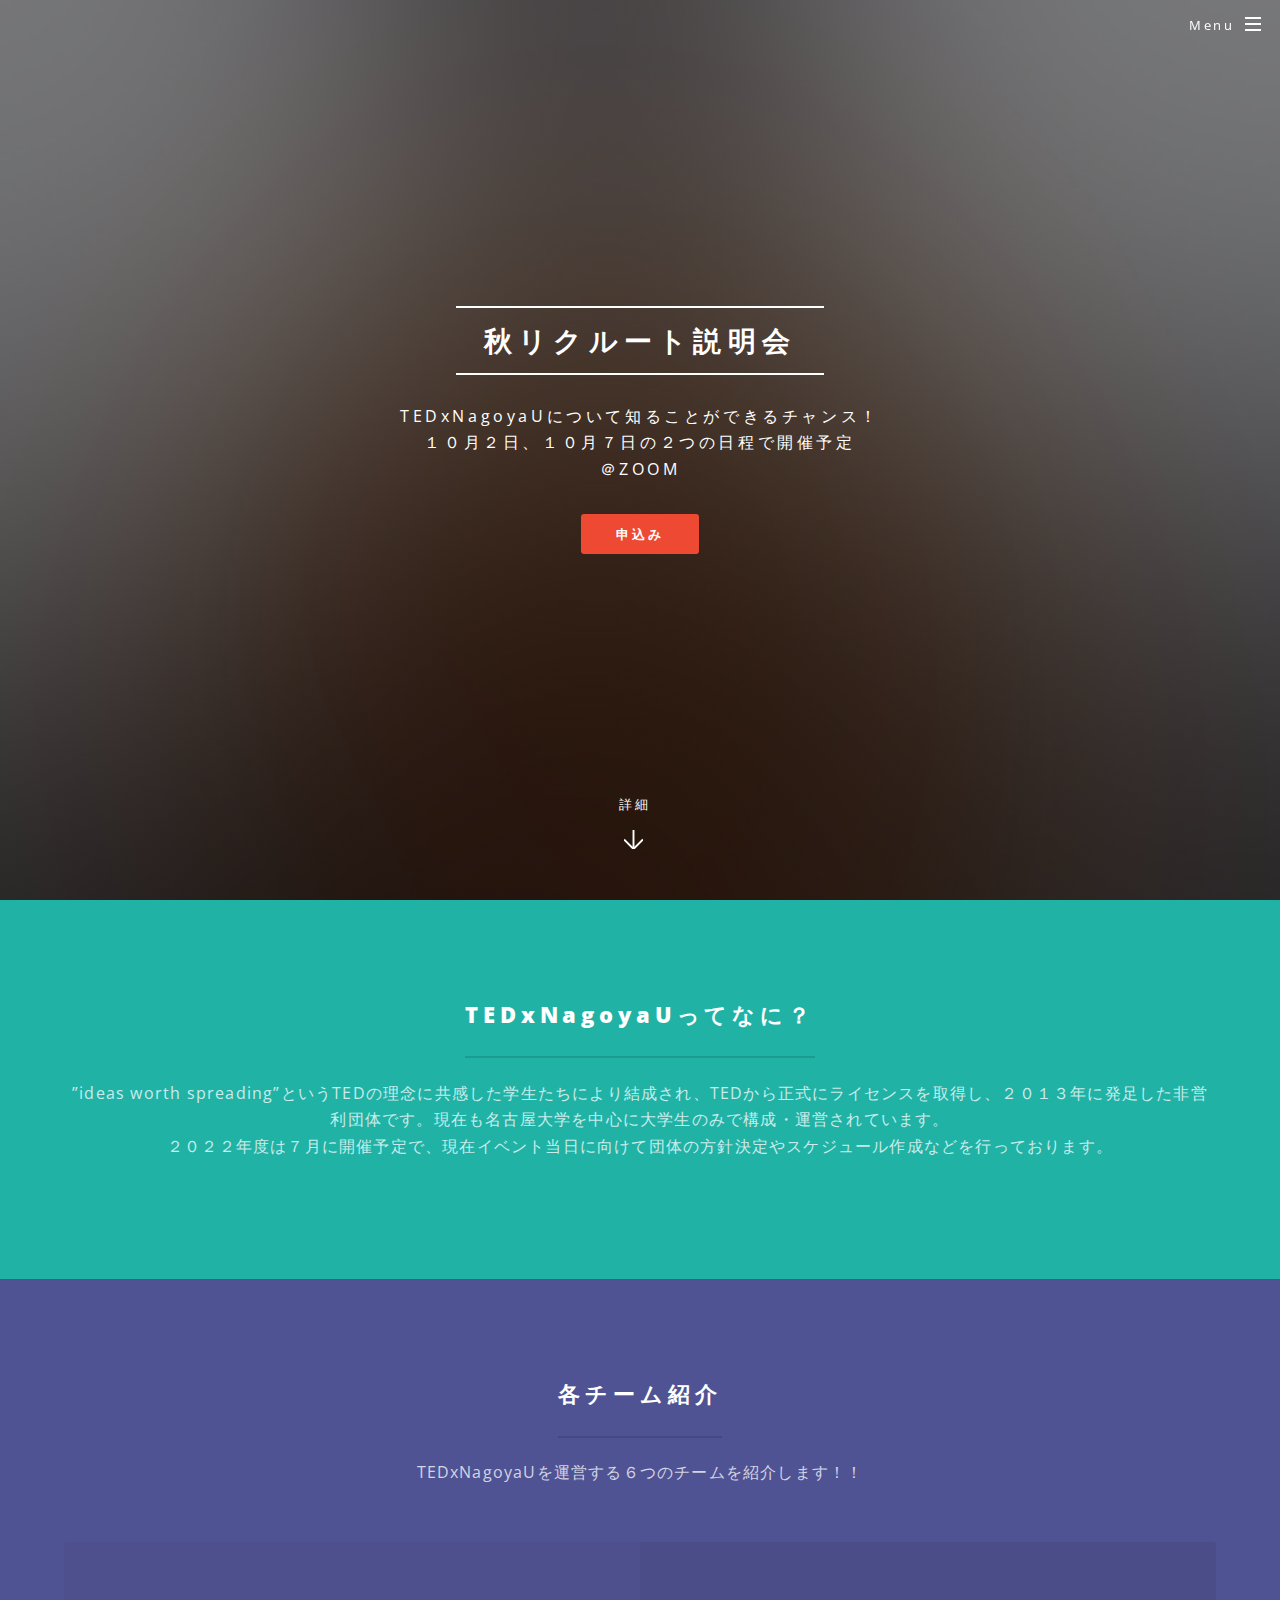
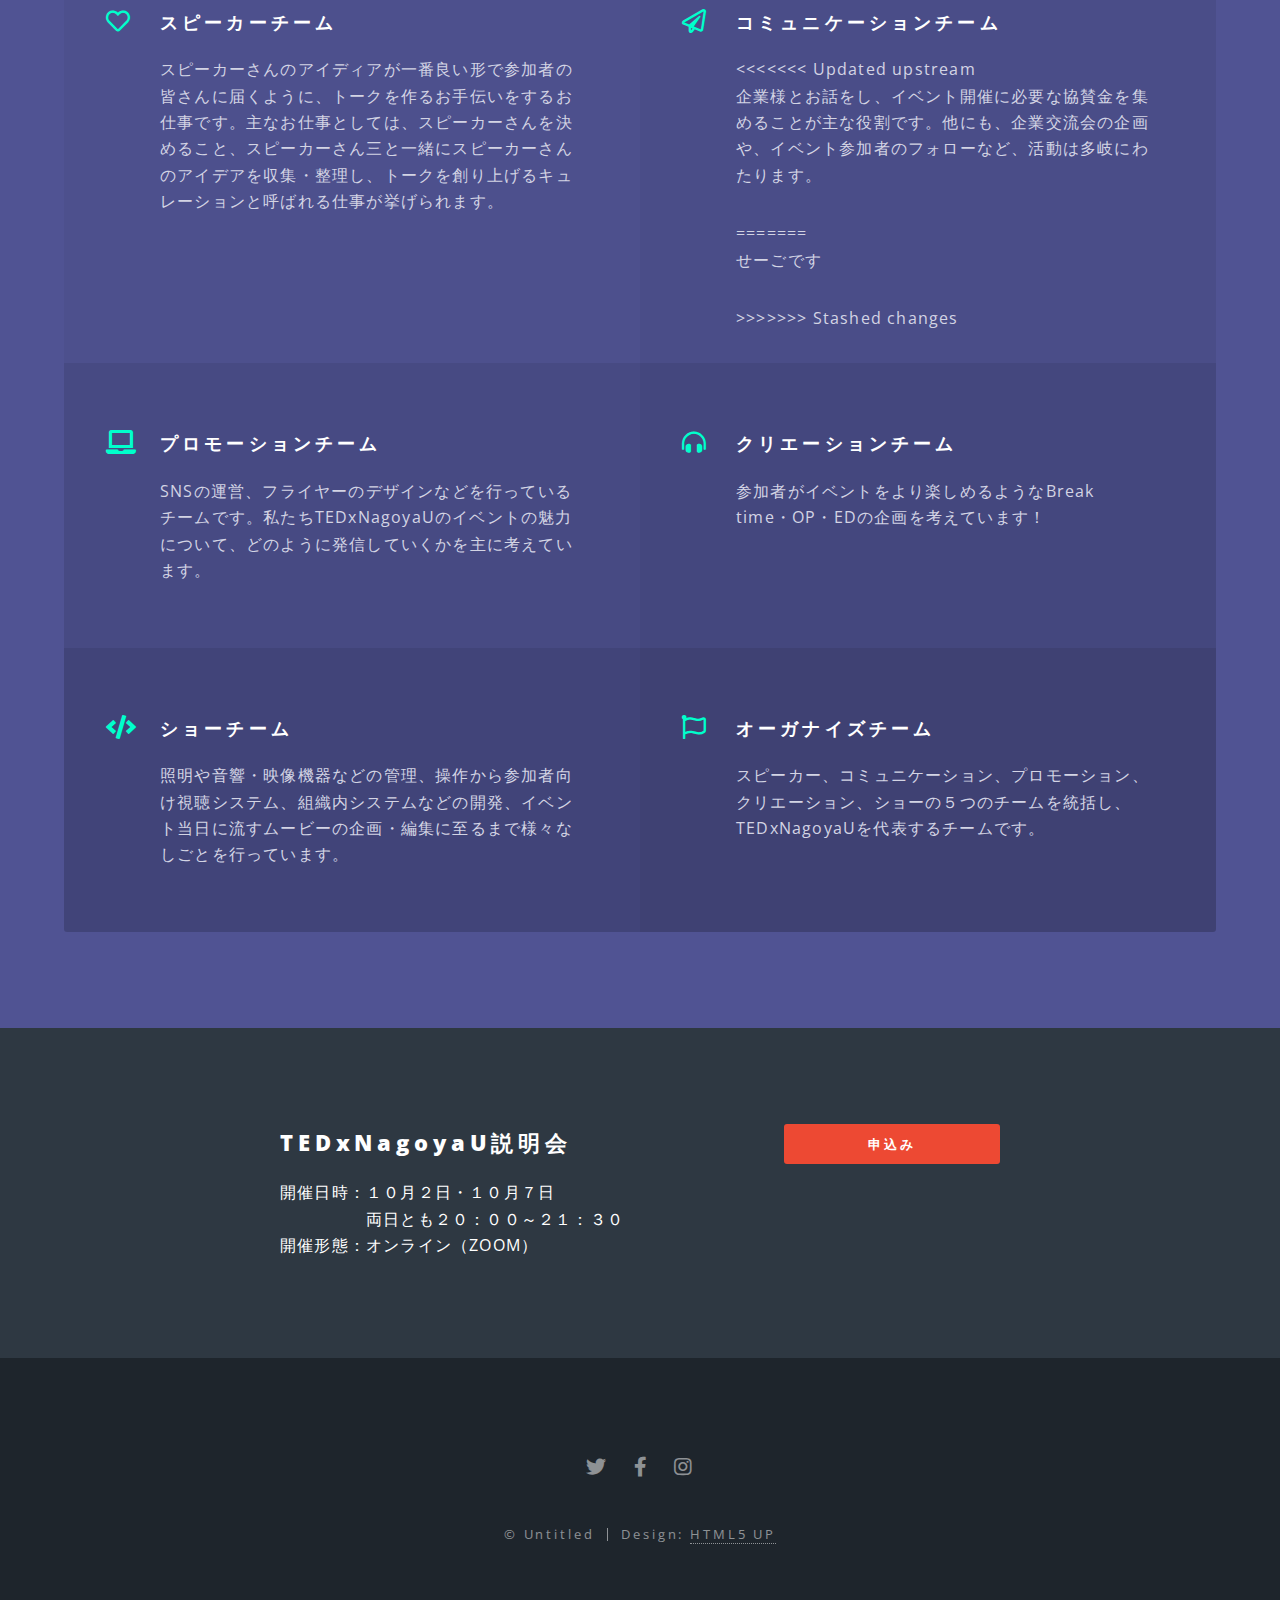
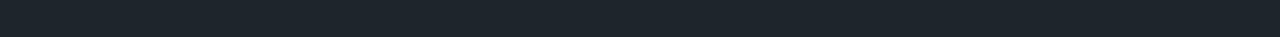
<file: index.html>
<!DOCTYPE HTML>
<!--
	Spectral by HTML5 UP
	html5up.net | @ajlkn
	Free for personal and commercial use under the CCA 3.0 license (html5up.net/license)
-->
<!-- ようこそ、TEDxNagoyaUへ！　ショーチームでは、こんなところを覗いてるアナタを募集しています！　ぜひ説明会にご参加ください。もし日程が合わないのなら、個別に対応しますので、ツイッターにDMしてください。-->
<html>
	<head>
		
		<meta charset="utf-8" />
		<meta name="viewport" content="width=device-width, initial-scale=1, user-scalable=no" />
		<link rel="stylesheet" href="assets/css/main.css" />
		<noscript><link rel="stylesheet" href="assets/css/noscript.css" /></noscript>
	</head>
	<body class="landing is-preload">

		<!-- Page Wrapper -->
			<div id="page-wrapper">

				<!-- Header -->
					<header id="header" class="alt">
						<h1><a href="index.html">TEDxNU 秋リクルート特設サイト</a></h1>
						<nav id="nav">
							<ul>
								<li class="special">
									<a href="#menu" class="menuToggle"><span>Menu</span></a>
									<div id="menu">
										<ul>
											<li><a href="index.html">Home</a></li>
										 <li><a href="faq.html">FAQ</a></li>
											<li><a href="event.html">年間スケジュール</a></li>
										</ul>
									</div>
								</li>
							</ul>
						</nav>
					</header>

				<!-- Banner -->
					<section id="banner">
						<div class="inner">
							<h2>秋リクルート説明会</h2>
							<p>TEDxNagoyaUについて知ることができるチャンス！<br />
							１０月２日、１０月７日の２つの日程で開催予定<br />
							＠ZOOM </p>
							<ul class="actions special">
								<li><a href="https://forms.gle/3D3uf2KD5EFtT2DcA" class="button primary">申込み</a></li>
							</ul>
						</div>
						<a href="#one" class="more scrolly">詳細</a>
					</section>

				<!-- One -->
					<section id="one" class="wrapper style1 special">
						<div class="inner">
							<header class="major">
								<h2>TEDxNagoyaUってなに？</h2>
								<p>”ideas worth spreading”というTEDの理念に共感した学生たちにより結成され、TEDから正式にライセンスを取得し、２０１３年に発足した非営利団体です。現在も名古屋大学を中心に大学生のみで構成・運営されています。<br/>２０２２年度は７月に開催予定で、現在イベント当日に向けて団体の方針決定やスケジュール作成などを行っております。
							</header>
						</div>
					</section>

				<!-- Three -->
					<section id="three" class="wrapper style3 special">
						<div class="inner">
							<header class="major">
								<h2>各チーム紹介</h2>
								<p>TEDxNagoyaUを運営する６つのチームを紹介します！！</p>
							</header>
							<ul class="features">
								<li class="icon fa-heart">
									<h3>スピーカーチーム</h3>
									<p>スピーカーさんのアイディアが一番良い形で参加者の皆さんに届くように、トークを作るお手伝いをするお仕事です。主なお仕事としては、スピーカーさんを決めること、スピーカーさん三と一緒にスピーカーさんのアイデアを収集・整理し、トークを創り上げるキュレーションと呼ばれる仕事が挙げられます。</p>
								</li>
								<li class="icon fa-paper-plane">
									<h3>コミュニケーションチーム</h3>
<<<<<<< Updated upstream
									<p>企業様とお話をし、イベント開催に必要な協賛金を集めることが主な役割です。他にも、企業交流会の企画や、イベント参加者のフォローなど、活動は多岐にわたります。</p>
=======
									<p>せーごです</p>
>>>>>>> Stashed changes
								</li>
								<li class="icon solid fa-laptop">
									<h3>プロモーションチーム</h3>
									<p>SNSの運営、フライヤーのデザインなどを行っているチームです。私たちTEDxNagoyaUのイベントの魅力について、どのように発信していくかを主に考えています。</p>
								</li>
								<li class="icon solid fa-headphones-alt">
									<h3>クリエーションチーム</h3>
									<p>参加者がイベントをより楽しめるようなBreak time・OP・EDの企画を考えています！</p>
								</li>
								<li class="icon solid fa-code">
									<h3>ショーチーム</h3>
									<p>照明や音響・映像機器などの管理、操作から参加者向け視聴システム、組織内システムなどの開発、イベント当日に流すムービーの企画・編集に至るまで様々なしごとを行っています。</p>
								</li>
								<li class="icon fa-flag">
									<h3>オーガナイズチーム</h3>
									<p>スピーカー、コミュニケーション、プロモーション、クリエーション、ショーの５つのチームを統括し、TEDxNagoyaUを代表するチームです。</p>
								</li>
							</ul>
						</div>
					</section>
				<!-- CTA -->
					<section id="cta" class="wrapper style4">
						<div class="inner">
							<header>
								<h2>TEDxNagoyaU説明会</h2>
								<p>開催日時：１０月２日・１０月７日<br/>　　　　　両日とも２０：００～２１：３０<br/>開催形態：オンライン（ZOOM）</p>
							</header>
							<ul class="actions stacked">
								<li><a href="https://forms.gle/3D3uf2KD5EFtT2DcA" class="button fit primary">申込み</a></li>
							
							</ul>
						</div>
					</section>

				<!-- Footer -->
					<footer id="footer">
						<ul class="icons">
							<li><a href="https://twitter.com/TEDxNagoyaU" class="icon brands fa-twitter"><span class="label">Twitter</span></a></li>
							<li><a href="https://facebook.com/tedxnagoyau" class="icon brands fa-facebook-f"><span class="label">Facebook</span></a></li>
							<li><a href="https://instagram.com/tedxnagoyau" class="icon brands fa-instagram"><span class="label">Instagram</span></a></li>
						</ul>
						<ul class="copyright">
							<li>&copy; Untitled</li><li>Design: <a href="http://html5up.net">HTML5 UP</a></li>
						</ul>
					</footer>

			</div>

		<!-- Scripts -->
			<script src="assets/js/jquery.min.js"></script>
			<script src="assets/js/jquery.scrollex.min.js"></script>
			<script src="assets/js/jquery.scrolly.min.js"></script>
			<script src="assets/js/browser.min.js"></script>
			<script src="assets/js/breakpoints.min.js"></script>
			<script src="assets/js/util.js"></script>
			<script src="assets/js/main.js"></script>

	</body>
</html>
</file>
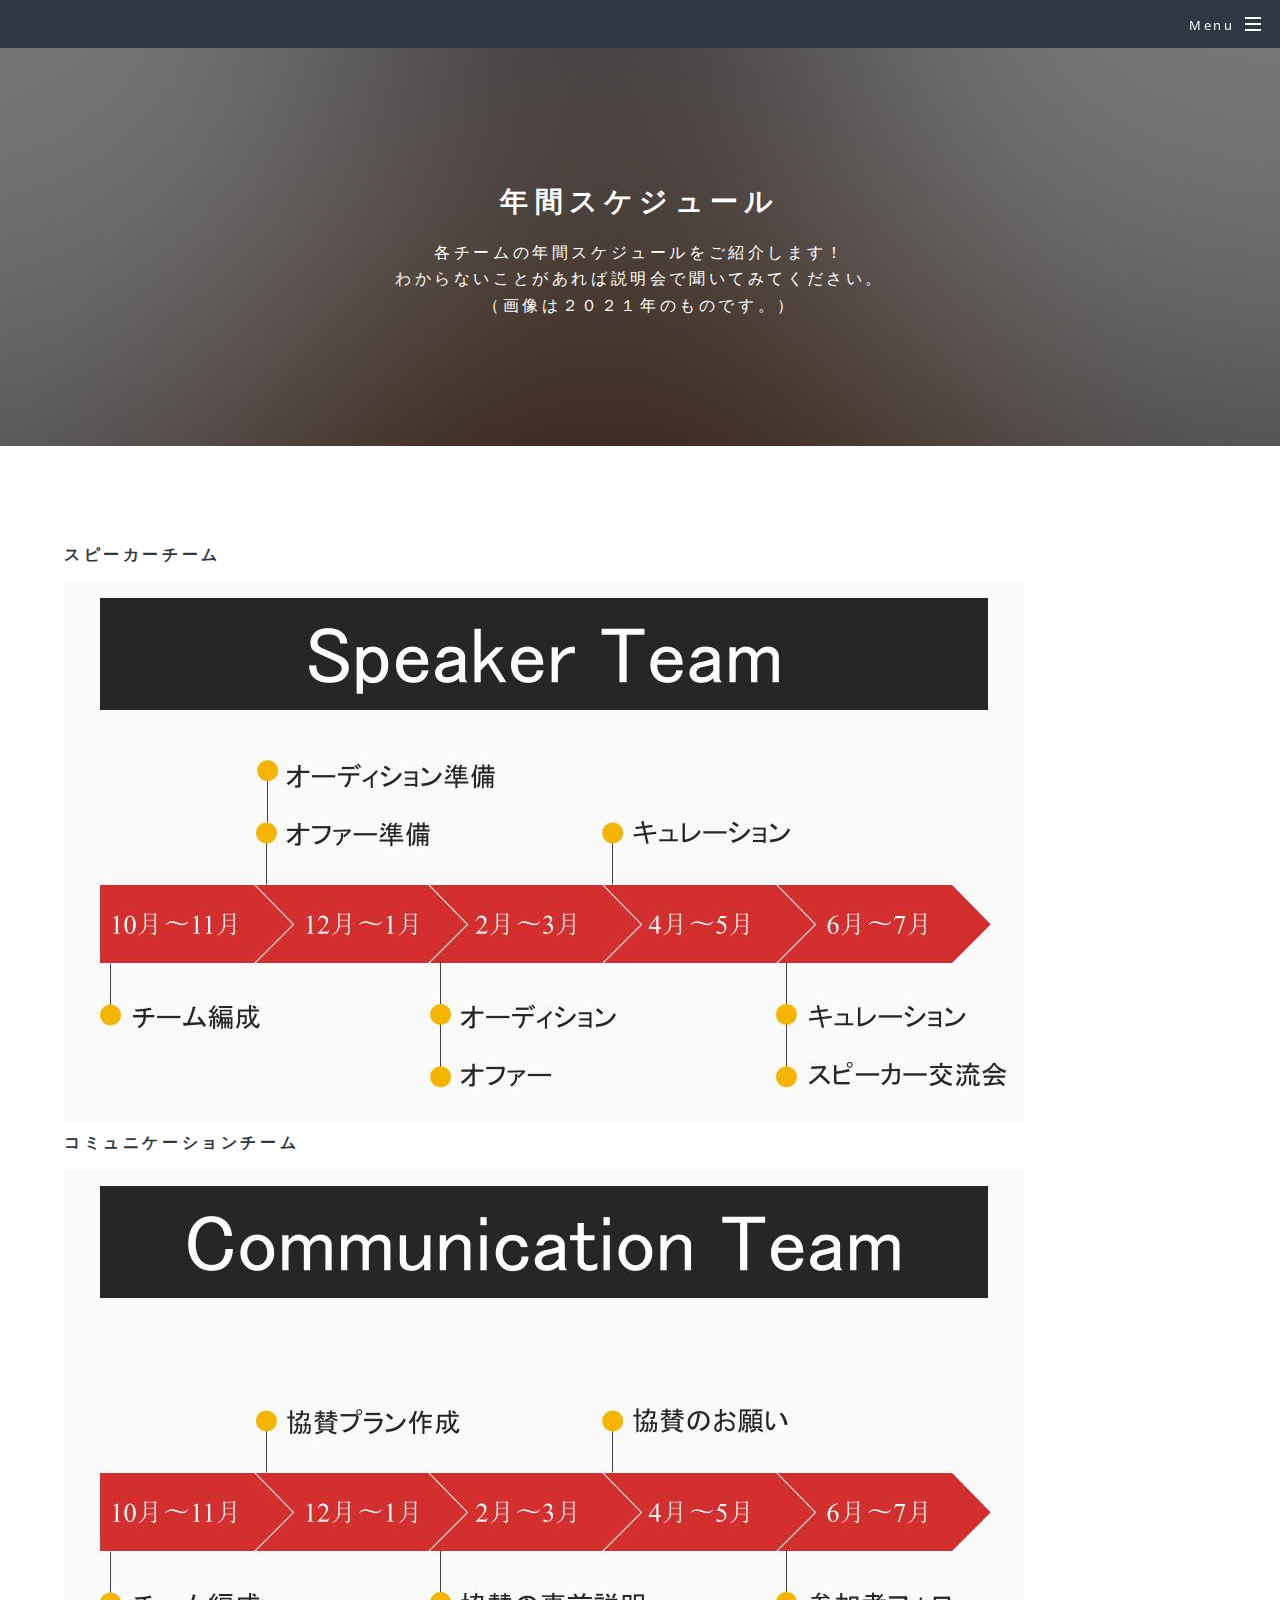
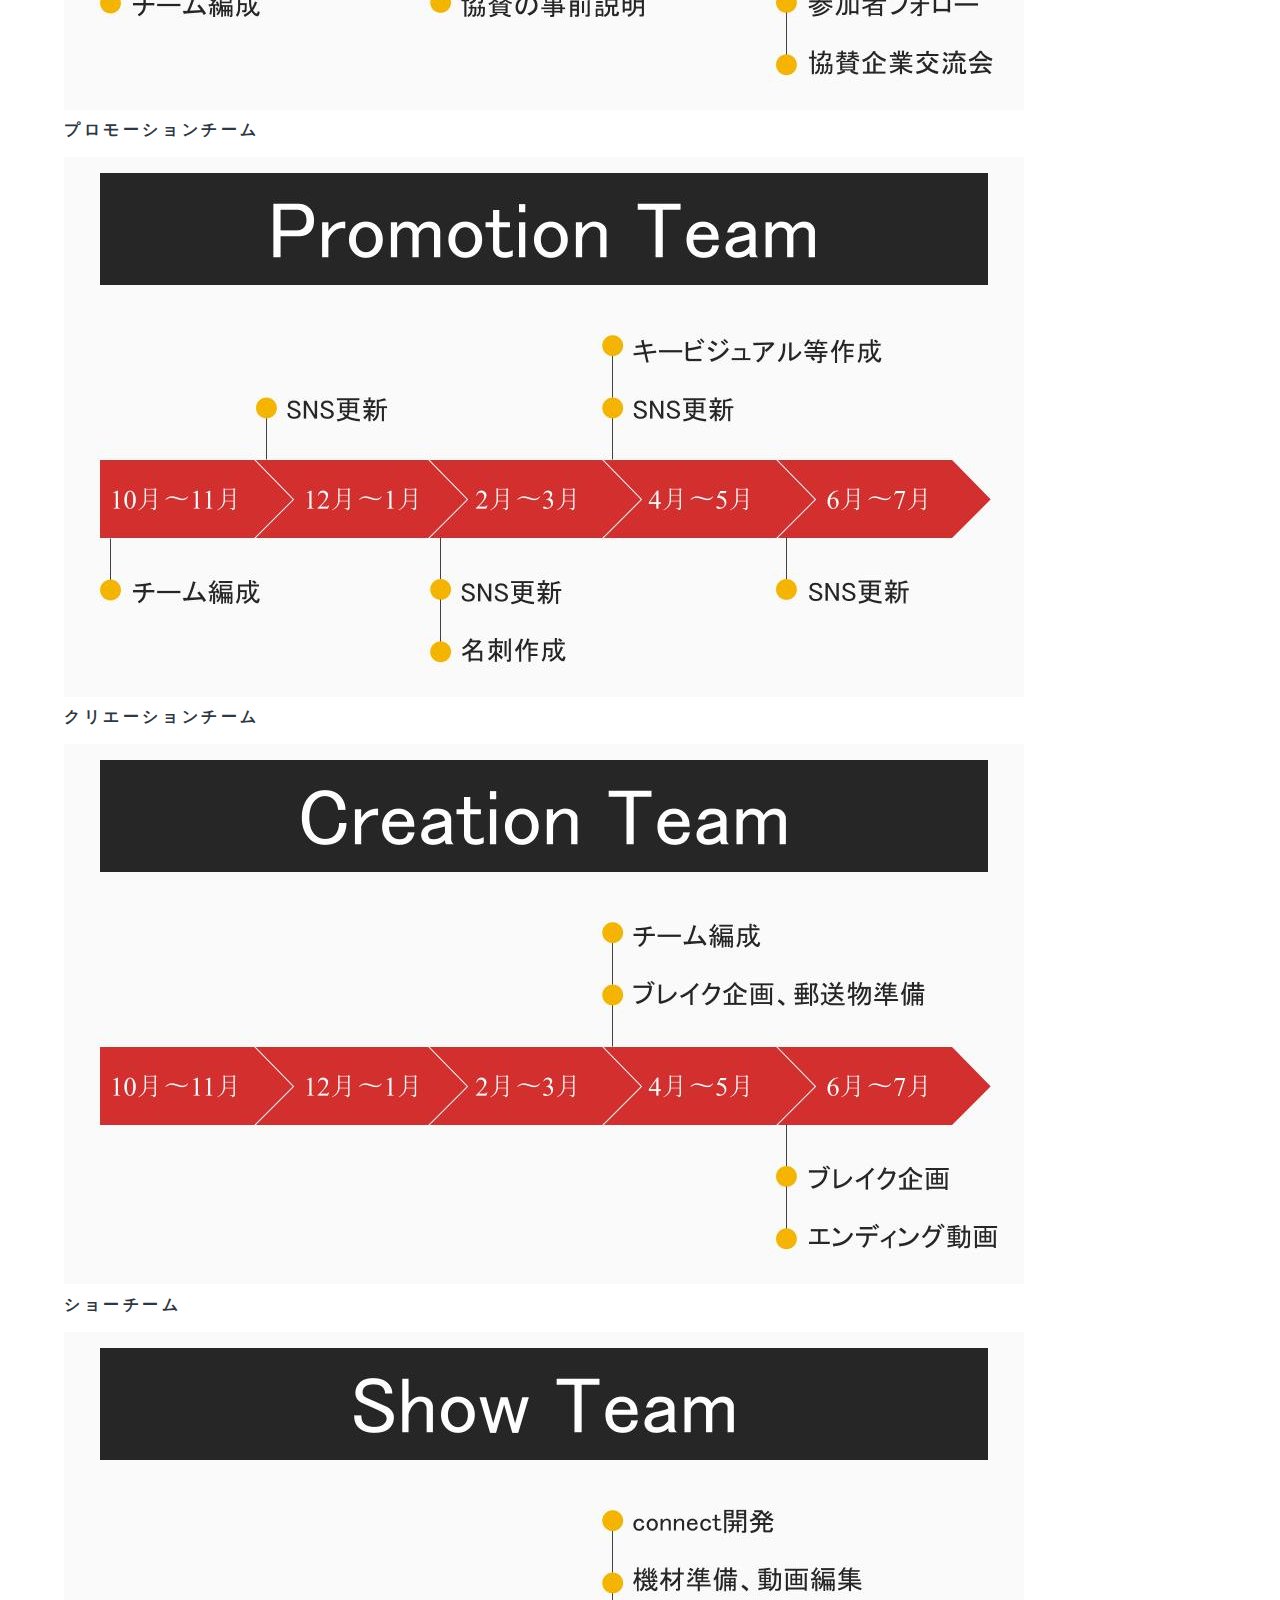
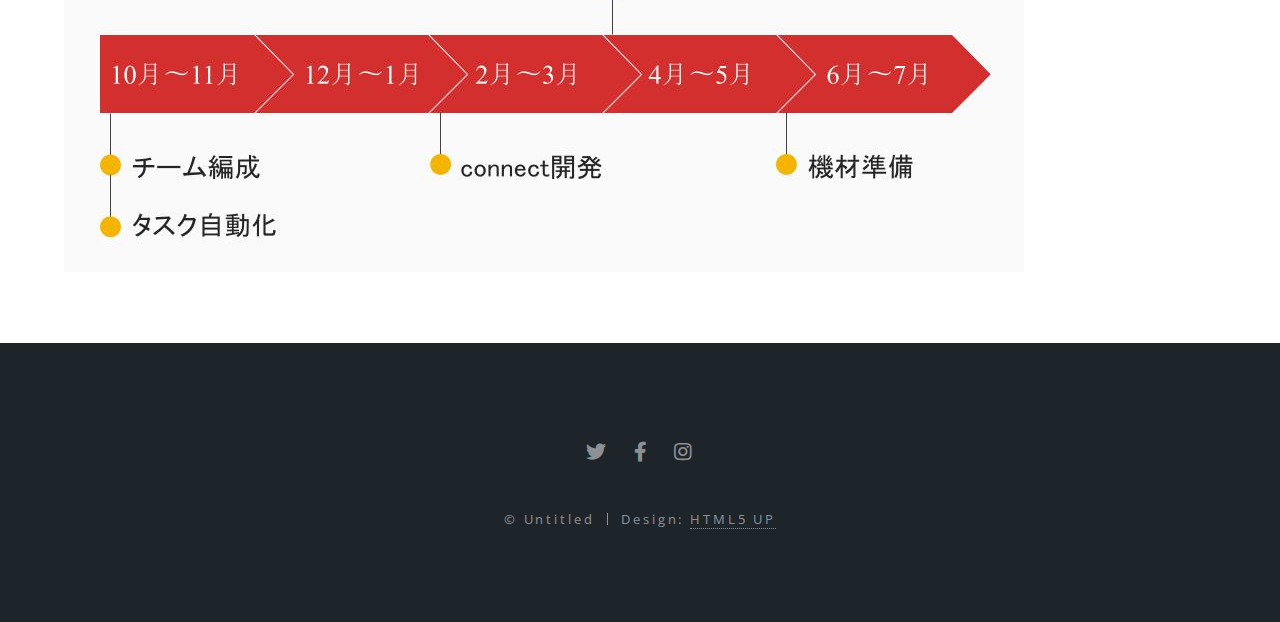
<file: event.html>
<!DOCTYPE HTML>
<!--
	Spectral by HTML5 UP
	html5up.net | @ajlkn
	Free for personal and commercial use under the CCA 3.0 license (html5up.net/license)
-->
<html>
	<head>
		<title>TEDxNagoyaU 秋リクルート特設サイト</title>
		<meta charset="utf-8" />
		<meta name="viewport" content="width=device-width, initial-scale=1, user-scalable=no" />
		<link rel="stylesheet" href="assets/css/main.css" />
		<noscript><link rel="stylesheet" href="assets/css/noscript.css" /></noscript>
	</head>
	<body class="is-preload">

		<!-- Page Wrapper -->
			<div id="page-wrapper">

				<!-- Header -->
				<header id="header" class="alt">
					<h1><a href="index.html">TEDxNU 秋リクルート特設サイト</a></h1>
					<nav id="nav">
						<ul>
							<li class="special">
								<a href="#menu" class="menuToggle"><span>Menu</span></a>
								<div id="menu">
									<ul>
										<li><a href="index.html">Home</a></li>
										<li><a href="faq.html">FAQ</a></li>
										<li><a href="event.html">年間スケジュール</a></li>
									</ul>
								</div>
							</li>
						</ul>
					</nav>
				</header>

				<!-- Main -->
					<article id="main">
						<header>
							<h2>年間スケジュール</h2>
							<p>各チームの年間スケジュールをご紹介します！<br/>わからないことがあれば説明会で聞いてみてください。<br/>（画像は２０２１年のものです。）</p>
						</header>
						<section class="wrapper style5">
							<div class="inner">

								<section>
									<h4>スピーカーチーム</h4>
									<img src="images/speaker.jpg" alt="スピーカーチームのスケジュール">
									<h4>コミュニケーションチーム</h4>
									<img src="images/communication.jpg" alt="コミュニケーションチームのスケジュール">
									<h4>プロモーションチーム</h4>
									<img src="images/promotion.jpg" alt="プロモーションチームのスケジュール">
									<h4>クリエーションチーム</h4>
									<img src="images/creation.jpg" alt="クリエーションチームのスケジュール">
									<h4>ショーチーム</h4>
									<img src="images/show.jpg" alt="ショーチームのスケジュール">

					</article>

<!-- Footer -->
<footer id="footer">
	<ul class="icons">
		<li><a href="https://twitter.com/TEDxNagoyaU" class="icon brands fa-twitter"><span class="label">Twitter</span></a></li>
		<li><a href="https://facebook.com/tedxnagoyau" class="icon brands fa-facebook-f"><span class="label">Facebook</span></a></li>
		<li><a href="https://instagram.com/tedxnagoyau" class="icon brands fa-instagram"><span class="label">Instagram</span></a></li>
	</ul>
	<ul class="copyright">
		<li>&copy; Untitled</li><li>Design: <a href="http://html5up.net">HTML5 UP</a></li>
	</ul>
</footer>

			</div>

		<!-- Scripts -->
			<script src="assets/js/jquery.min.js"></script>
			<script src="assets/js/jquery.scrollex.min.js"></script>
			<script src="assets/js/jquery.scrolly.min.js"></script>
			<script src="assets/js/browser.min.js"></script>
			<script src="assets/js/breakpoints.min.js"></script>
			<script src="assets/js/util.js"></script>
			<script src="assets/js/main.js"></script>

	</body>
</html>
</file>
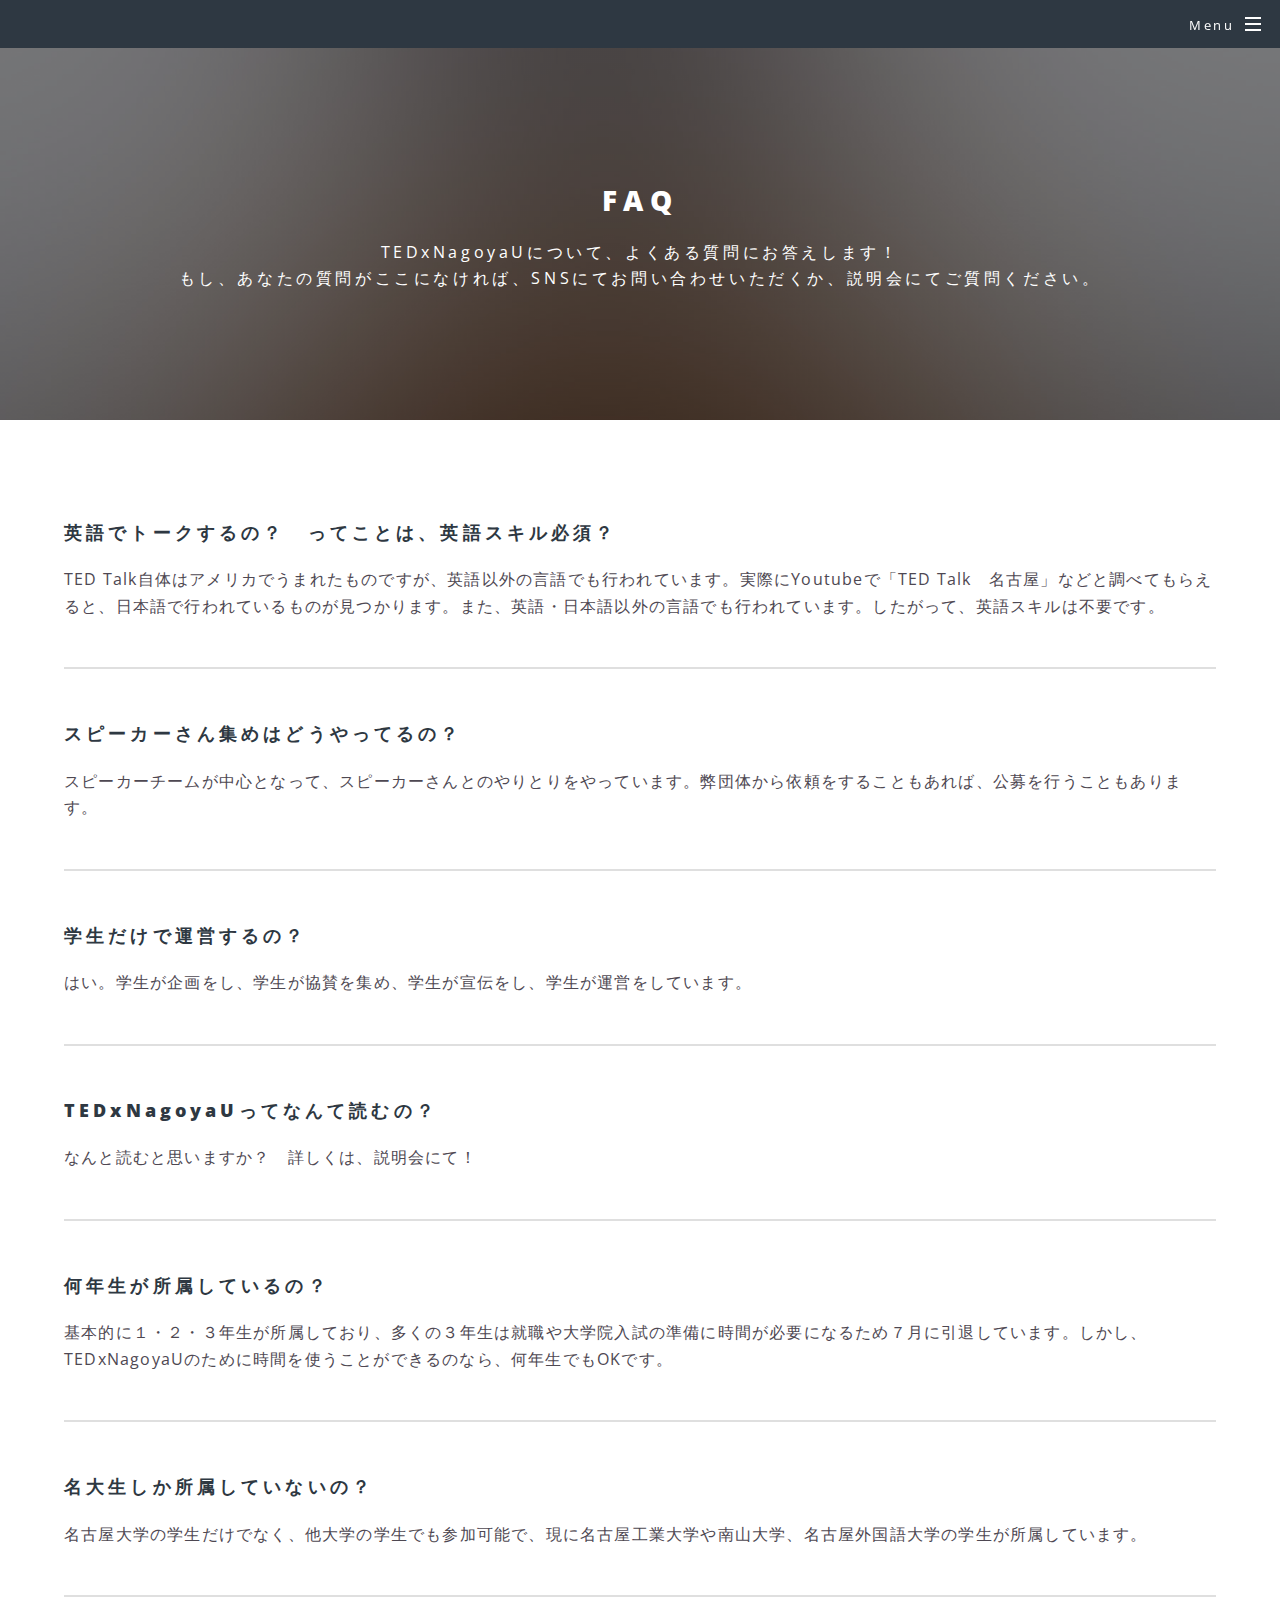
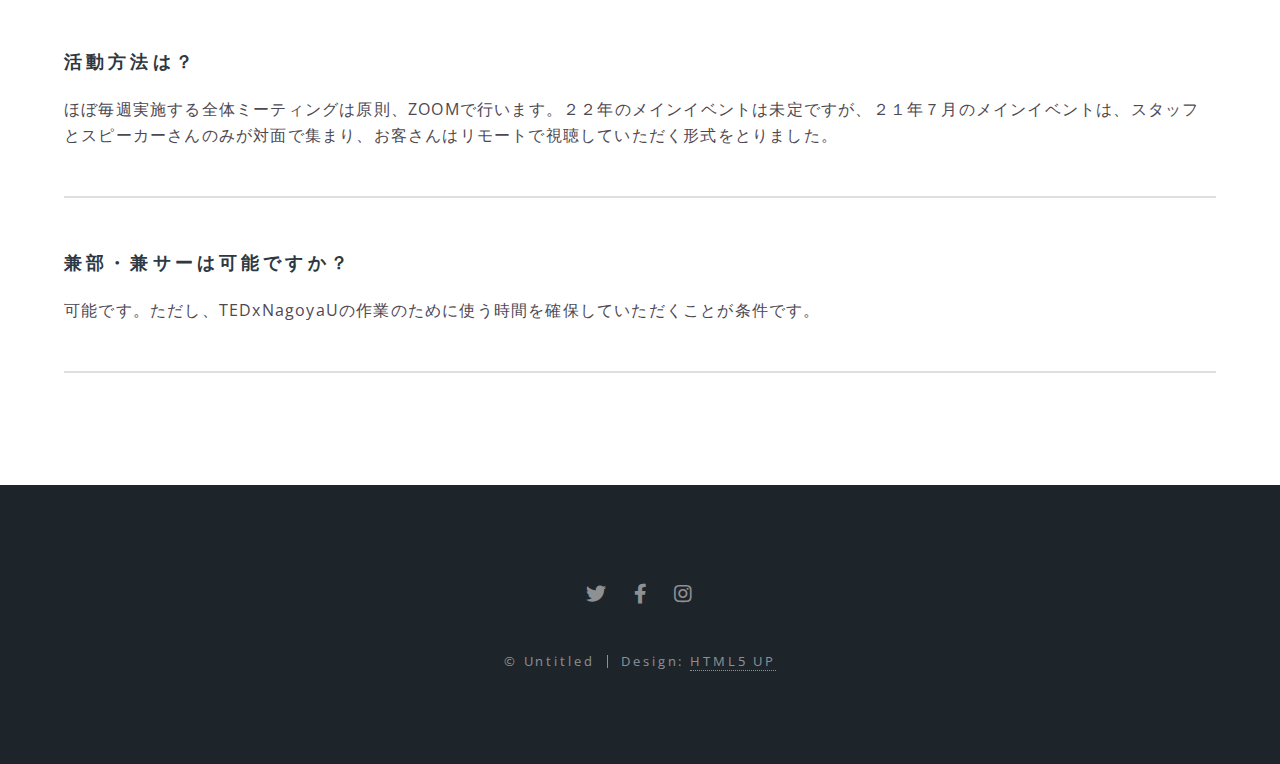
<file: faq.html>
<!DOCTYPE HTML>
<!--
	Spectral by HTML5 UP
	html5up.net | @ajlkn
	Free for personal and commercial use under the CCA 3.0 license (html5up.net/license)
-->
<html>
	<head>
		<title>TEDxNagoyaU 秋リクルート特設サイト</title>
		<meta charset="utf-8" />
		<meta name="viewport" content="width=device-width, initial-scale=1, user-scalable=no" />
		<link rel="stylesheet" href="assets/css/main.css" />
		<noscript><link rel="stylesheet" href="assets/css/noscript.css" /></noscript>
	</head>
	<body class="is-preload">

		<!-- Page Wrapper -->
		<div id="page-wrapper">

				<!-- Header -->
				<header id="header" class="alt">
					<h1><a href="index.html">TEDxNU 秋リクルート特設サイト</a></h1>
					<nav id="nav">
						<ul>
							<li class="special">
								<a href="#menu" class="menuToggle"><span>Menu</span></a>
								<div id="menu">
									<ul>
										<li><a href="index.html">Home</a></li>
										<li><a href="faq.html">FAQ</a></li>
										<li><a href="event.html">年間スケジュール</a></li>
									</ul>
								</div>
							</li>
						</ul>
					</nav>
				</header>

				<!-- Main -->
					<article id="main">
						<header>
							<h2>FAQ</h2>
							<p>TEDxNagoyaUについて、よくある質問にお答えします！<br>もし、あなたの質問がここになければ、SNSにてお問い合わせいただくか、説明会にてご質問ください。</p>
						</header>
						<section class="wrapper style5">
							<div class="inner">

								<h3>英語でトークするの？　ってことは、英語スキル必須？</h3>
								<p>TED Talk自体はアメリカでうまれたものですが、英語以外の言語でも行われています。実際にYoutubeで「TED Talk　名古屋」などと調べてもらえると、日本語で行われているものが見つかります。また、英語・日本語以外の言語でも行われています。したがって、英語スキルは不要です。</p>

								<hr />

								<h3>スピーカーさん集めはどうやってるの？</h3>
								<p>スピーカーチームが中心となって、スピーカーさんとのやりとりをやっています。弊団体から依頼をすることもあれば、公募を行うこともあります。</p>

								<hr />

								<h3>学生だけで運営するの？</h3>
								<p>はい。学生が企画をし、学生が協賛を集め、学生が宣伝をし、学生が運営をしています。</p>

								<hr />

								<h3>TEDxNagoyaUってなんて読むの？</h3>
								<p>なんと読むと思いますか？　詳しくは、説明会にて！</p>

								<hr />

								<h3>何年生が所属しているの？</h3>
								<p>基本的に１・２・３年生が所属しており、多くの３年生は就職や大学院入試の準備に時間が必要になるため７月に引退しています。しかし、TEDxNagoyaUのために時間を使うことができるのなら、何年生でもOKです。</p>

								<hr />

								<h3>名大生しか所属していないの？</h3>
								<p>名古屋大学の学生だけでなく、他大学の学生でも参加可能で、現に名古屋工業大学や南山大学、名古屋外国語大学の学生が所属しています。</p>

								<hr />

								<h3>活動方法は？</h3>
								<p>ほぼ毎週実施する全体ミーティングは原則、ZOOMで行います。２２年のメインイベントは未定ですが、２１年７月のメインイベントは、スタッフとスピーカーさんのみが対面で集まり、お客さんはリモートで視聴していただく形式をとりました。</p>

								<hr />

			<!--			<h3>海派ですかYAMAHAですか？</h3>
								<p>NAHAに行きたい。</p>

								<hr />  -->

								<h3>兼部・兼サーは可能ですか？</h3>
								<p>可能です。ただし、TEDxNagoyaUの作業のために使う時間を確保していただくことが条件です。</p>

								<hr />



								
<!--			 ここはテンプレ
								<hr />

								<h3>英語でトークするの？　ってことは、英語スキル必須？？</h3>
								<p>TED Talk自体はアメリカでうまれたものですが、英語以外の言語でも行われています。実際にYoutubeで「TED Talk　名古屋」などと調べてもらえると、日本語で行われているものが見つかります。また、英語・日本語以外の言語でも行われています。</p>

								<hr />
-->
							</div>
						</section>
					</article>

<!-- Footer -->
<footer id="footer">
	<ul class="icons">
		<li><a href="https://twitter.com/TEDxNagoyaU" class="icon brands fa-twitter"><span class="label">Twitter</span></a></li>
		<li><a href="https://facebook.com/tedxnagoyau" class="icon brands fa-facebook-f"><span class="label">Facebook</span></a></li>
		<li><a href="https://instagram.com/tedxnagoyau" class="icon brands fa-instagram"><span class="label">Instagram</span></a></li>
	</ul>
	<ul class="copyright">
		<li>&copy; Untitled</li><li>Design: <a href="http://html5up.net">HTML5 UP</a></li>
	</ul>
</footer>

			</div>

		<!-- Scripts -->
			<script src="assets/js/jquery.min.js"></script>
			<script src="assets/js/jquery.scrollex.min.js"></script>
			<script src="assets/js/jquery.scrolly.min.js"></script>
			<script src="assets/js/browser.min.js"></script>
			<script src="assets/js/breakpoints.min.js"></script>
			<script src="assets/js/util.js"></script>
			<script src="assets/js/main.js"></script>

	</body>
</html>
</file>
<file: assets/css/noscript.css>
/*
	Spectral by HTML5 UP
	html5up.net | @ajlkn
	Free for personal and commercial use under the CCA 3.0 license (html5up.net/license)
*/

/* Banner */

	body.is-preload #banner h2 {
		-moz-transform: none;
		-webkit-transform: none;
		-ms-transform: none;
		transform: none;
		opacity: 1;
	}

		body.is-preload #banner h2:before, body.is-preload #banner h2:after {
			width: 100%;
		}

	body.is-preload #banner .more {
		-moz-transform: none;
		-webkit-transform: none;
		-ms-transform: none;
		transform: none;
		opacity: 1;
	}

	body.is-preload #banner:after {
		opacity: 0;
	}
</file>
<file: assets/css/main.css>
@import url(fontawesome-all.min.css);
@import url("https://fonts.googleapis.com/css?family=Open+Sans:400,400italic,600,600italic,800,800italic");

/*
	Spectral by HTML5 UP
	html5up.net | @ajlkn
	Free for personal and commercial use under the CCA 3.0 license (html5up.net/license)
*/

html, body, div, span, applet, object,
iframe, h1, h2, h3, h4, h5, h6, p, blockquote,
pre, a, abbr, acronym, address, big, cite,
code, del, dfn, em, img, ins, kbd, q, s, samp,
small, strike, strong, sub, sup, tt, var, b,
u, i, center, dl, dt, dd, ol, ul, li, fieldset,
form, label, legend, table, caption, tbody,
tfoot, thead, tr, th, td, article, aside,
canvas, details, embed, figure, figcaption,
footer, header, hgroup, menu, nav, output, ruby,
section, summary, time, mark, audio, video {
	margin: 0;
	padding: 0;
	border: 0;
	font-size: 100%;
	font: inherit;
	vertical-align: baseline;}

article, aside, details, figcaption, figure,
footer, header, hgroup, menu, nav, section {
	display: block;}

body {
	line-height: 1;
}

ol, ul {
	list-style: none;
}

blockquote, q {
	quotes: none;
}

	blockquote:before, blockquote:after, q:before, q:after {
		content: '';
		content: none;
	}

table {
	border-collapse: collapse;
	border-spacing: 0;
}

body {
	-webkit-text-size-adjust: none;
}

mark {
	background-color: transparent;
	color: inherit;
}

input::-moz-focus-inner {
	border: 0;
	padding: 0;
}

input, select, textarea {
	-moz-appearance: none;
	-webkit-appearance: none;
	-ms-appearance: none;
	appearance: none;
}

/* Basic */

	@-ms-viewport {
		width: device-width;
	}

	html {
		box-sizing: border-box;
	}

	*, *:before, *:after {
		box-sizing: inherit;
	}

	body {
		background: #2e3842;
	}

		body.is-preload *, body.is-preload *:before, body.is-preload *:after {
			-moz-animation: none !important;
			-webkit-animation: none !important;
			-ms-animation: none !important;
			animation: none !important;
			-moz-transition: none !important;
			-webkit-transition: none !important;
			-ms-transition: none !important;
			transition: none !important;
		}

	body, input, select, textarea {
		color: #fff;
		font-family: "Open Sans", Helvetica, sans-serif;
		font-size: 15pt;
		font-weight: 400;
		letter-spacing: 0.075em;
		line-height: 1.65em;
	}

		@media screen and (max-width: 1680px) {

			body, input, select, textarea {
				font-size: 13pt;
			}

		}

		@media screen and (max-width: 1280px) {

			body, input, select, textarea {
				font-size: 12pt;
			}

		}

		@media screen and (max-width: 736px) {

			body, input, select, textarea {
				font-size: 11pt;
				letter-spacing: 0.0375em;
			}

		}

	a {
		-moz-transition: color 0.2s ease, border-bottom-color 0.2s ease;
		-webkit-transition: color 0.2s ease, border-bottom-color 0.2s ease;
		-ms-transition: color 0.2s ease, border-bottom-color 0.2s ease;
		transition: color 0.2s ease, border-bottom-color 0.2s ease;
		border-bottom: dotted 1px;
		color: inherit;
		text-decoration: none;
	}

		a:hover {
			border-bottom-color: transparent;
		}

	strong, b {
		color: #fff;
		font-weight: 600;
	}

	em, i {
		font-style: italic;
	}

	p {
		margin: 0 0 2em 0;
	}

	h1, h2, h3, h4, h5, h6 {
		color: #fff;
		font-weight: 800;
		letter-spacing: 0.225em;
		line-height: 1em;
		margin: 0 0 1em 0;
		text-transform: none;
	}

		h1 a, h2 a, h3 a, h4 a, h5 a, h6 a {
			color: inherit;
			text-decoration: none;
		}

	h2 {
		font-size: 1.35em;
		line-height: 1.75em;
	}

		@media screen and (max-width: 736px) {

			h2 {
				font-size: 1.1em;
				line-height: 1.65em;
			}

		}

	h3 {
		font-size: 1.15em;
		line-height: 1.75em;
	}

		@media screen and (max-width: 736px) {

			h3 {
				font-size: 1em;
				line-height: 1.65em;
			}

		}

	h4 {
		font-size: 1em;
		line-height: 1.5em;
	}

	h5 {
		font-size: 0.8em;
		line-height: 1.5em;
	}

	h6 {
		font-size: 0.7em;
		line-height: 1.5em;
	}

	sub {
		font-size: 0.8em;
		position: relative;
		top: 0.5em;
	}

	sup {
		font-size: 0.8em;
		position: relative;
		top: -0.5em;
	}

	hr {
		border: 0;
		border-bottom: solid 2px #fff;
		margin: 3em 0;
	}

		hr.major {
			margin: 4.5em 0;
		}

	blockquote {
		border-left: solid 4px #fff;
		font-style: italic;
		margin: 0 0 2em 0;
		padding: 0.5em 0 0.5em 2em;
	}

	code {
		background: rgba(144, 144, 144, 0.25);
		border-radius: 3px;
		font-family: "Courier New", monospace;
		font-size: 0.9em;
		letter-spacing: 0;
		margin: 0 0.25em;
		padding: 0.25em 0.65em;
	}

	pre {
		-webkit-overflow-scrolling: touch;
		font-family: "Courier New", monospace;
		font-size: 0.9em;
		margin: 0 0 2em 0;
	}

		pre code {
			display: block;
			line-height: 1.75em;
			padding: 1em 1.5em;
			overflow-x: auto;
		}

	.align-left {
		text-align: left;
	}

	.align-center {
		text-align: center;
	}

	.align-right {
		text-align: right;
	}

/* Row */

	.row {
		display: flex;
		flex-wrap: wrap;
		box-sizing: border-box;
		align-items: stretch;
	}

		.row > * {
			box-sizing: border-box;
		}

		.row.gtr-uniform > * > :last-child {
			margin-bottom: 0;
		}

		.row.aln-left {
			justify-content: flex-start;
		}

		.row.aln-center {
			justify-content: center;
		}

		.row.aln-right {
			justify-content: flex-end;
		}

		.row.aln-top {
			align-items: flex-start;
		}

		.row.aln-middle {
			align-items: center;
		}

		.row.aln-bottom {
			align-items: flex-end;
		}

		.row > .imp {
			order: -1;
		}

		.row > .col-1 {
			width: 8.33333%;
		}

		.row > .off-1 {
			margin-left: 8.33333%;
		}

		.row > .col-2 {
			width: 16.66667%;
		}

		.row > .off-2 {
			margin-left: 16.66667%;
		}

		.row > .col-3 {
			width: 25%;
		}

		.row > .off-3 {
			margin-left: 25%;
		}

		.row > .col-4 {
			width: 33.33333%;
		}

		.row > .off-4 {
			margin-left: 33.33333%;
		}

		.row > .col-5 {
			width: 41.66667%;
		}

		.row > .off-5 {
			margin-left: 41.66667%;
		}

		.row > .col-6 {
			width: 50%;
		}

		.row > .off-6 {
			margin-left: 50%;
		}

		.row > .col-7 {
			width: 58.33333%;
		}

		.row > .off-7 {
			margin-left: 58.33333%;
		}

		.row > .col-8 {
			width: 66.66667%;
		}

		.row > .off-8 {
			margin-left: 66.66667%;
		}

		.row > .col-9 {
			width: 75%;
		}

		.row > .off-9 {
			margin-left: 75%;
		}

		.row > .col-10 {
			width: 83.33333%;
		}

		.row > .off-10 {
			margin-left: 83.33333%;
		}

		.row > .col-11 {
			width: 91.66667%;
		}

		.row > .off-11 {
			margin-left: 91.66667%;
		}

		.row > .col-12 {
			width: 100%;
		}

		.row > .off-12 {
			margin-left: 100%;
		}

		.row.gtr-0 {
			margin-top: 0;
			margin-left: 0em;
		}

			.row.gtr-0 > * {
				padding: 0 0 0 0em;
			}

			.row.gtr-0.gtr-uniform {
				margin-top: 0em;
			}

				.row.gtr-0.gtr-uniform > * {
					padding-top: 0em;
				}

		.row.gtr-25 {
			margin-top: 0;
			margin-left: -0.375em;
		}

			.row.gtr-25 > * {
				padding: 0 0 0 0.375em;
			}

			.row.gtr-25.gtr-uniform {
				margin-top: -0.375em;
			}

				.row.gtr-25.gtr-uniform > * {
					padding-top: 0.375em;
				}

		.row.gtr-50 {
			margin-top: 0;
			margin-left: -0.75em;
		}

			.row.gtr-50 > * {
				padding: 0 0 0 0.75em;
			}

			.row.gtr-50.gtr-uniform {
				margin-top: -0.75em;
			}

				.row.gtr-50.gtr-uniform > * {
					padding-top: 0.75em;
				}

		.row {
			margin-top: 0;
			margin-left: -1.5em;
		}

			.row > * {
				padding: 0 0 0 1.5em;
			}

			.row.gtr-uniform {
				margin-top: -1.5em;
			}

				.row.gtr-uniform > * {
					padding-top: 1.5em;
				}

		.row.gtr-150 {
			margin-top: 0;
			margin-left: -2.25em;
		}

			.row.gtr-150 > * {
				padding: 0 0 0 2.25em;
			}

			.row.gtr-150.gtr-uniform {
				margin-top: -2.25em;
			}

				.row.gtr-150.gtr-uniform > * {
					padding-top: 2.25em;
				}

		.row.gtr-200 {
			margin-top: 0;
			margin-left: -3em;
		}

			.row.gtr-200 > * {
				padding: 0 0 0 3em;
			}

			.row.gtr-200.gtr-uniform {
				margin-top: -3em;
			}

				.row.gtr-200.gtr-uniform > * {
					padding-top: 3em;
				}

		@media screen and (max-width: 1680px) {

			.row {
				display: flex;
				flex-wrap: wrap;
				box-sizing: border-box;
				align-items: stretch;
			}

				.row > * {
					box-sizing: border-box;
				}

				.row.gtr-uniform > * > :last-child {
					margin-bottom: 0;
				}

				.row.aln-left {
					justify-content: flex-start;
				}

				.row.aln-center {
					justify-content: center;
				}

				.row.aln-right {
					justify-content: flex-end;
				}

				.row.aln-top {
					align-items: flex-start;
				}

				.row.aln-middle {
					align-items: center;
				}

				.row.aln-bottom {
					align-items: flex-end;
				}

				.row > .imp-xlarge {
					order: -1;
				}

				.row > .col-1-xlarge {
					width: 8.33333%;
				}

				.row > .off-1-xlarge {
					margin-left: 8.33333%;
				}

				.row > .col-2-xlarge {
					width: 16.66667%;
				}

				.row > .off-2-xlarge {
					margin-left: 16.66667%;
				}

				.row > .col-3-xlarge {
					width: 25%;
				}

				.row > .off-3-xlarge {
					margin-left: 25%;
				}

				.row > .col-4-xlarge {
					width: 33.33333%;
				}

				.row > .off-4-xlarge {
					margin-left: 33.33333%;
				}

				.row > .col-5-xlarge {
					width: 41.66667%;
				}

				.row > .off-5-xlarge {
					margin-left: 41.66667%;
				}

				.row > .col-6-xlarge {
					width: 50%;
				}

				.row > .off-6-xlarge {
					margin-left: 50%;
				}

				.row > .col-7-xlarge {
					width: 58.33333%;
				}

				.row > .off-7-xlarge {
					margin-left: 58.33333%;
				}

				.row > .col-8-xlarge {
					width: 66.66667%;
				}

				.row > .off-8-xlarge {
					margin-left: 66.66667%;
				}

				.row > .col-9-xlarge {
					width: 75%;
				}

				.row > .off-9-xlarge {
					margin-left: 75%;
				}

				.row > .col-10-xlarge {
					width: 83.33333%;
				}

				.row > .off-10-xlarge {
					margin-left: 83.33333%;
				}

				.row > .col-11-xlarge {
					width: 91.66667%;
				}

				.row > .off-11-xlarge {
					margin-left: 91.66667%;
				}

				.row > .col-12-xlarge {
					width: 100%;
				}

				.row > .off-12-xlarge {
					margin-left: 100%;
				}

				.row.gtr-0 {
					margin-top: 0;
					margin-left: 0em;
				}

					.row.gtr-0 > * {
						padding: 0 0 0 0em;
					}

					.row.gtr-0.gtr-uniform {
						margin-top: 0em;
					}

						.row.gtr-0.gtr-uniform > * {
							padding-top: 0em;
						}

				.row.gtr-25 {
					margin-top: 0;
					margin-left: -0.375em;
				}

					.row.gtr-25 > * {
						padding: 0 0 0 0.375em;
					}

					.row.gtr-25.gtr-uniform {
						margin-top: -0.375em;
					}

						.row.gtr-25.gtr-uniform > * {
							padding-top: 0.375em;
						}

				.row.gtr-50 {
					margin-top: 0;
					margin-left: -0.75em;
				}

					.row.gtr-50 > * {
						padding: 0 0 0 0.75em;
					}

					.row.gtr-50.gtr-uniform {
						margin-top: -0.75em;
					}

						.row.gtr-50.gtr-uniform > * {
							padding-top: 0.75em;
						}

				.row {
					margin-top: 0;
					margin-left: -1.5em;
				}

					.row > * {
						padding: 0 0 0 1.5em;
					}

					.row.gtr-uniform {
						margin-top: -1.5em;
					}

						.row.gtr-uniform > * {
							padding-top: 1.5em;
						}

				.row.gtr-150 {
					margin-top: 0;
					margin-left: -2.25em;
				}

					.row.gtr-150 > * {
						padding: 0 0 0 2.25em;
					}

					.row.gtr-150.gtr-uniform {
						margin-top: -2.25em;
					}

						.row.gtr-150.gtr-uniform > * {
							padding-top: 2.25em;
						}

				.row.gtr-200 {
					margin-top: 0;
					margin-left: -3em;
				}

					.row.gtr-200 > * {
						padding: 0 0 0 3em;
					}

					.row.gtr-200.gtr-uniform {
						margin-top: -3em;
					}

						.row.gtr-200.gtr-uniform > * {
							padding-top: 3em;
						}

		}

		@media screen and (max-width: 1280px) {

			.row {
				display: flex;
				flex-wrap: wrap;
				box-sizing: border-box;
				align-items: stretch;
			}

				.row > * {
					box-sizing: border-box;
				}

				.row.gtr-uniform > * > :last-child {
					margin-bottom: 0;
				}

				.row.aln-left {
					justify-content: flex-start;
				}

				.row.aln-center {
					justify-content: center;
				}

				.row.aln-right {
					justify-content: flex-end;
				}

				.row.aln-top {
					align-items: flex-start;
				}

				.row.aln-middle {
					align-items: center;
				}

				.row.aln-bottom {
					align-items: flex-end;
				}

				.row > .imp-large {
					order: -1;
				}

				.row > .col-1-large {
					width: 8.33333%;
				}

				.row > .off-1-large {
					margin-left: 8.33333%;
				}

				.row > .col-2-large {
					width: 16.66667%;
				}

				.row > .off-2-large {
					margin-left: 16.66667%;
				}

				.row > .col-3-large {
					width: 25%;
				}

				.row > .off-3-large {
					margin-left: 25%;
				}

				.row > .col-4-large {
					width: 33.33333%;
				}

				.row > .off-4-large {
					margin-left: 33.33333%;
				}

				.row > .col-5-large {
					width: 41.66667%;
				}

				.row > .off-5-large {
					margin-left: 41.66667%;
				}

				.row > .col-6-large {
					width: 50%;
				}

				.row > .off-6-large {
					margin-left: 50%;
				}

				.row > .col-7-large {
					width: 58.33333%;
				}

				.row > .off-7-large {
					margin-left: 58.33333%;
				}

				.row > .col-8-large {
					width: 66.66667%;
				}

				.row > .off-8-large {
					margin-left: 66.66667%;
				}

				.row > .col-9-large {
					width: 75%;
				}

				.row > .off-9-large {
					margin-left: 75%;
				}

				.row > .col-10-large {
					width: 83.33333%;
				}

				.row > .off-10-large {
					margin-left: 83.33333%;
				}

				.row > .col-11-large {
					width: 91.66667%;
				}

				.row > .off-11-large {
					margin-left: 91.66667%;
				}

				.row > .col-12-large {
					width: 100%;
				}

				.row > .off-12-large {
					margin-left: 100%;
				}

				.row.gtr-0 {
					margin-top: 0;
					margin-left: 0em;
				}

					.row.gtr-0 > * {
						padding: 0 0 0 0em;
					}

					.row.gtr-0.gtr-uniform {
						margin-top: 0em;
					}

						.row.gtr-0.gtr-uniform > * {
							padding-top: 0em;
						}

				.row.gtr-25 {
					margin-top: 0;
					margin-left: -0.375em;
				}

					.row.gtr-25 > * {
						padding: 0 0 0 0.375em;
					}

					.row.gtr-25.gtr-uniform {
						margin-top: -0.375em;
					}

						.row.gtr-25.gtr-uniform > * {
							padding-top: 0.375em;
						}

				.row.gtr-50 {
					margin-top: 0;
					margin-left: -0.75em;
				}

					.row.gtr-50 > * {
						padding: 0 0 0 0.75em;
					}

					.row.gtr-50.gtr-uniform {
						margin-top: -0.75em;
					}

						.row.gtr-50.gtr-uniform > * {
							padding-top: 0.75em;
						}

				.row {
					margin-top: 0;
					margin-left: -1.5em;
				}

					.row > * {
						padding: 0 0 0 1.5em;
					}

					.row.gtr-uniform {
						margin-top: -1.5em;
					}

						.row.gtr-uniform > * {
							padding-top: 1.5em;
						}

				.row.gtr-150 {
					margin-top: 0;
					margin-left: -2.25em;
				}

					.row.gtr-150 > * {
						padding: 0 0 0 2.25em;
					}

					.row.gtr-150.gtr-uniform {
						margin-top: -2.25em;
					}

						.row.gtr-150.gtr-uniform > * {
							padding-top: 2.25em;
						}

				.row.gtr-200 {
					margin-top: 0;
					margin-left: -3em;
				}

					.row.gtr-200 > * {
						padding: 0 0 0 3em;
					}

					.row.gtr-200.gtr-uniform {
						margin-top: -3em;
					}

						.row.gtr-200.gtr-uniform > * {
							padding-top: 3em;
						}

		}

		@media screen and (max-width: 980px) {

			.row {
				display: flex;
				flex-wrap: wrap;
				box-sizing: border-box;
				align-items: stretch;
			}

				.row > * {
					box-sizing: border-box;
				}

				.row.gtr-uniform > * > :last-child {
					margin-bottom: 0;
				}

				.row.aln-left {
					justify-content: flex-start;
				}

				.row.aln-center {
					justify-content: center;
				}

				.row.aln-right {
					justify-content: flex-end;
				}

				.row.aln-top {
					align-items: flex-start;
				}

				.row.aln-middle {
					align-items: center;
				}

				.row.aln-bottom {
					align-items: flex-end;
				}

				.row > .imp-medium {
					order: -1;
				}

				.row > .col-1-medium {
					width: 8.33333%;
				}

				.row > .off-1-medium {
					margin-left: 8.33333%;
				}

				.row > .col-2-medium {
					width: 16.66667%;
				}

				.row > .off-2-medium {
					margin-left: 16.66667%;
				}

				.row > .col-3-medium {
					width: 25%;
				}

				.row > .off-3-medium {
					margin-left: 25%;
				}

				.row > .col-4-medium {
					width: 33.33333%;
				}

				.row > .off-4-medium {
					margin-left: 33.33333%;
				}

				.row > .col-5-medium {
					width: 41.66667%;
				}

				.row > .off-5-medium {
					margin-left: 41.66667%;
				}

				.row > .col-6-medium {
					width: 50%;
				}

				.row > .off-6-medium {
					margin-left: 50%;
				}

				.row > .col-7-medium {
					width: 58.33333%;
				}

				.row > .off-7-medium {
					margin-left: 58.33333%;
				}

				.row > .col-8-medium {
					width: 66.66667%;
				}

				.row > .off-8-medium {
					margin-left: 66.66667%;
				}

				.row > .col-9-medium {
					width: 75%;
				}

				.row > .off-9-medium {
					margin-left: 75%;
				}

				.row > .col-10-medium {
					width: 83.33333%;
				}

				.row > .off-10-medium {
					margin-left: 83.33333%;
				}

				.row > .col-11-medium {
					width: 91.66667%;
				}

				.row > .off-11-medium {
					margin-left: 91.66667%;
				}

				.row > .col-12-medium {
					width: 100%;
				}

				.row > .off-12-medium {
					margin-left: 100%;
				}

				.row.gtr-0 {
					margin-top: 0;
					margin-left: 0em;
				}

					.row.gtr-0 > * {
						padding: 0 0 0 0em;
					}

					.row.gtr-0.gtr-uniform {
						margin-top: 0em;
					}

						.row.gtr-0.gtr-uniform > * {
							padding-top: 0em;
						}

				.row.gtr-25 {
					margin-top: 0;
					margin-left: -0.375em;
				}

					.row.gtr-25 > * {
						padding: 0 0 0 0.375em;
					}

					.row.gtr-25.gtr-uniform {
						margin-top: -0.375em;
					}

						.row.gtr-25.gtr-uniform > * {
							padding-top: 0.375em;
						}

				.row.gtr-50 {
					margin-top: 0;
					margin-left: -0.75em;
				}

					.row.gtr-50 > * {
						padding: 0 0 0 0.75em;
					}

					.row.gtr-50.gtr-uniform {
						margin-top: -0.75em;
					}

						.row.gtr-50.gtr-uniform > * {
							padding-top: 0.75em;
						}

				.row {
					margin-top: 0;
					margin-left: -1.5em;
				}

					.row > * {
						padding: 0 0 0 1.5em;
					}

					.row.gtr-uniform {
						margin-top: -1.5em;
					}

						.row.gtr-uniform > * {
							padding-top: 1.5em;
						}

				.row.gtr-150 {
					margin-top: 0;
					margin-left: -2.25em;
				}

					.row.gtr-150 > * {
						padding: 0 0 0 2.25em;
					}

					.row.gtr-150.gtr-uniform {
						margin-top: -2.25em;
					}

						.row.gtr-150.gtr-uniform > * {
							padding-top: 2.25em;
						}

				.row.gtr-200 {
					margin-top: 0;
					margin-left: -3em;
				}

					.row.gtr-200 > * {
						padding: 0 0 0 3em;
					}

					.row.gtr-200.gtr-uniform {
						margin-top: -3em;
					}

						.row.gtr-200.gtr-uniform > * {
							padding-top: 3em;
						}

		}

		@media screen and (max-width: 736px) {

			.row {
				display: flex;
				flex-wrap: wrap;
				box-sizing: border-box;
				align-items: stretch;
			}

				.row > * {
					box-sizing: border-box;
				}

				.row.gtr-uniform > * > :last-child {
					margin-bottom: 0;
				}

				.row.aln-left {
					justify-content: flex-start;
				}

				.row.aln-center {
					justify-content: center;
				}

				.row.aln-right {
					justify-content: flex-end;
				}

				.row.aln-top {
					align-items: flex-start;
				}

				.row.aln-middle {
					align-items: center;
				}

				.row.aln-bottom {
					align-items: flex-end;
				}

				.row > .imp-small {
					order: -1;
				}

				.row > .col-1-small {
					width: 8.33333%;
				}

				.row > .off-1-small {
					margin-left: 8.33333%;
				}

				.row > .col-2-small {
					width: 16.66667%;
				}

				.row > .off-2-small {
					margin-left: 16.66667%;
				}

				.row > .col-3-small {
					width: 25%;
				}

				.row > .off-3-small {
					margin-left: 25%;
				}

				.row > .col-4-small {
					width: 33.33333%;
				}

				.row > .off-4-small {
					margin-left: 33.33333%;
				}

				.row > .col-5-small {
					width: 41.66667%;
				}

				.row > .off-5-small {
					margin-left: 41.66667%;
				}

				.row > .col-6-small {
					width: 50%;
				}

				.row > .off-6-small {
					margin-left: 50%;
				}

				.row > .col-7-small {
					width: 58.33333%;
				}

				.row > .off-7-small {
					margin-left: 58.33333%;
				}

				.row > .col-8-small {
					width: 66.66667%;
				}

				.row > .off-8-small {
					margin-left: 66.66667%;
				}

				.row > .col-9-small {
					width: 75%;
				}

				.row > .off-9-small {
					margin-left: 75%;
				}

				.row > .col-10-small {
					width: 83.33333%;
				}

				.row > .off-10-small {
					margin-left: 83.33333%;
				}

				.row > .col-11-small {
					width: 91.66667%;
				}

				.row > .off-11-small {
					margin-left: 91.66667%;
				}

				.row > .col-12-small {
					width: 100%;
				}

				.row > .off-12-small {
					margin-left: 100%;
				}

				.row.gtr-0 {
					margin-top: 0;
					margin-left: 0em;
				}

					.row.gtr-0 > * {
						padding: 0 0 0 0em;
					}

					.row.gtr-0.gtr-uniform {
						margin-top: 0em;
					}

						.row.gtr-0.gtr-uniform > * {
							padding-top: 0em;
						}

				.row.gtr-25 {
					margin-top: 0;
					margin-left: -0.375em;
				}

					.row.gtr-25 > * {
						padding: 0 0 0 0.375em;
					}

					.row.gtr-25.gtr-uniform {
						margin-top: -0.375em;
					}

						.row.gtr-25.gtr-uniform > * {
							padding-top: 0.375em;
						}

				.row.gtr-50 {
					margin-top: 0;
					margin-left: -0.75em;
				}

					.row.gtr-50 > * {
						padding: 0 0 0 0.75em;
					}

					.row.gtr-50.gtr-uniform {
						margin-top: -0.75em;
					}

						.row.gtr-50.gtr-uniform > * {
							padding-top: 0.75em;
						}

				.row {
					margin-top: 0;
					margin-left: -1.5em;
				}

					.row > * {
						padding: 0 0 0 1.5em;
					}

					.row.gtr-uniform {
						margin-top: -1.5em;
					}

						.row.gtr-uniform > * {
							padding-top: 1.5em;
						}

				.row.gtr-150 {
					margin-top: 0;
					margin-left: -2.25em;
				}

					.row.gtr-150 > * {
						padding: 0 0 0 2.25em;
					}

					.row.gtr-150.gtr-uniform {
						margin-top: -2.25em;
					}

						.row.gtr-150.gtr-uniform > * {
							padding-top: 2.25em;
						}

				.row.gtr-200 {
					margin-top: 0;
					margin-left: -3em;
				}

					.row.gtr-200 > * {
						padding: 0 0 0 3em;
					}

					.row.gtr-200.gtr-uniform {
						margin-top: -3em;
					}

						.row.gtr-200.gtr-uniform > * {
							padding-top: 3em;
						}

		}

		@media screen and (max-width: 480px) {

			.row {
				display: flex;
				flex-wrap: wrap;
				box-sizing: border-box;
				align-items: stretch;
			}

				.row > * {
					box-sizing: border-box;
				}

				.row.gtr-uniform > * > :last-child {
					margin-bottom: 0;
				}

				.row.aln-left {
					justify-content: flex-start;
				}

				.row.aln-center {
					justify-content: center;
				}

				.row.aln-right {
					justify-content: flex-end;
				}

				.row.aln-top {
					align-items: flex-start;
				}

				.row.aln-middle {
					align-items: center;
				}

				.row.aln-bottom {
					align-items: flex-end;
				}

				.row > .imp-xsmall {
					order: -1;
				}

				.row > .col-1-xsmall {
					width: 8.33333%;
				}

				.row > .off-1-xsmall {
					margin-left: 8.33333%;
				}

				.row > .col-2-xsmall {
					width: 16.66667%;
				}

				.row > .off-2-xsmall {
					margin-left: 16.66667%;
				}

				.row > .col-3-xsmall {
					width: 25%;
				}

				.row > .off-3-xsmall {
					margin-left: 25%;
				}

				.row > .col-4-xsmall {
					width: 33.33333%;
				}

				.row > .off-4-xsmall {
					margin-left: 33.33333%;
				}

				.row > .col-5-xsmall {
					width: 41.66667%;
				}

				.row > .off-5-xsmall {
					margin-left: 41.66667%;
				}

				.row > .col-6-xsmall {
					width: 50%;
				}

				.row > .off-6-xsmall {
					margin-left: 50%;
				}

				.row > .col-7-xsmall {
					width: 58.33333%;
				}

				.row > .off-7-xsmall {
					margin-left: 58.33333%;
				}

				.row > .col-8-xsmall {
					width: 66.66667%;
				}

				.row > .off-8-xsmall {
					margin-left: 66.66667%;
				}

				.row > .col-9-xsmall {
					width: 75%;
				}

				.row > .off-9-xsmall {
					margin-left: 75%;
				}

				.row > .col-10-xsmall {
					width: 83.33333%;
				}

				.row > .off-10-xsmall {
					margin-left: 83.33333%;
				}

				.row > .col-11-xsmall {
					width: 91.66667%;
				}

				.row > .off-11-xsmall {
					margin-left: 91.66667%;
				}

				.row > .col-12-xsmall {
					width: 100%;
				}

				.row > .off-12-xsmall {
					margin-left: 100%;
				}

				.row.gtr-0 {
					margin-top: 0;
					margin-left: 0em;
				}

					.row.gtr-0 > * {
						padding: 0 0 0 0em;
					}

					.row.gtr-0.gtr-uniform {
						margin-top: 0em;
					}

						.row.gtr-0.gtr-uniform > * {
							padding-top: 0em;
						}

				.row.gtr-25 {
					margin-top: 0;
					margin-left: -0.375em;
				}

					.row.gtr-25 > * {
						padding: 0 0 0 0.375em;
					}

					.row.gtr-25.gtr-uniform {
						margin-top: -0.375em;
					}

						.row.gtr-25.gtr-uniform > * {
							padding-top: 0.375em;
						}

				.row.gtr-50 {
					margin-top: 0;
					margin-left: -0.75em;
				}

					.row.gtr-50 > * {
						padding: 0 0 0 0.75em;
					}

					.row.gtr-50.gtr-uniform {
						margin-top: -0.75em;
					}

						.row.gtr-50.gtr-uniform > * {
							padding-top: 0.75em;
						}

				.row {
					margin-top: 0;
					margin-left: -1.5em;
				}

					.row > * {
						padding: 0 0 0 1.5em;
					}

					.row.gtr-uniform {
						margin-top: -1.5em;
					}

						.row.gtr-uniform > * {
							padding-top: 1.5em;
						}

				.row.gtr-150 {
					margin-top: 0;
					margin-left: -2.25em;
				}

					.row.gtr-150 > * {
						padding: 0 0 0 2.25em;
					}

					.row.gtr-150.gtr-uniform {
						margin-top: -2.25em;
					}

						.row.gtr-150.gtr-uniform > * {
							padding-top: 2.25em;
						}

				.row.gtr-200 {
					margin-top: 0;
					margin-left: -3em;
				}

					.row.gtr-200 > * {
						padding: 0 0 0 3em;
					}

					.row.gtr-200.gtr-uniform {
						margin-top: -3em;
					}

						.row.gtr-200.gtr-uniform > * {
							padding-top: 3em;
						}

		}

/* Section/Article */

	section.special, article.special {
		text-align: center;
	}

	header p {
		color: rgba(255, 255, 255, 0.5);
		position: relative;
		top: -0.25em;
	}

	header h3 + p {
		font-size: 1.1em;
	}

	header h4 + p,
	header h5 + p,
	header h6 + p {
		font-size: 0.9em;
	}

	header.major {
		margin: 0 0 3.5em 0;
	}

		header.major h2, header.major h3, header.major h4, header.major h5, header.major h6 {
			border-bottom: solid 2px #fff;
			display: inline-block;
			padding-bottom: 1em;
			position: relative;
		}

			header.major h2:after, header.major h3:after, header.major h4:after, header.major h5:after, header.major h6:after {
				content: '';
				display: block;
				height: 1px;
			}

		header.major p {
			color: #fff;
			top: 0;
		}

		@media screen and (max-width: 736px) {

			header.major {
				margin: 0 0 2em 0;
			}

		}

	@media screen and (max-width: 980px) {

		header br {
			display: none;
		}

	}

/* Form */

	form {
		margin: 0 0 2em 0;
	}

	label {
		color: #fff;
		display: block;
		font-size: 0.9em;
		font-weight: 600;
		margin: 0 0 1em 0;
	}

	input[type="text"],
	input[type="password"],
	input[type="email"],
	select,
	textarea {
		-moz-appearance: none;
		-webkit-appearance: none;
		-ms-appearance: none;
		appearance: none;
		background-color: rgba(144, 144, 144, 0.25);
		border-radius: 3px;
		border: none;
		color: inherit;
		display: block;
		outline: 0;
		padding: 0 1em;
		text-decoration: none;
		width: 100%;
	}

		input[type="text"]:invalid,
		input[type="password"]:invalid,
		input[type="email"]:invalid,
		select:invalid,
		textarea:invalid {
			box-shadow: none;
		}

		input[type="text"]:focus,
		input[type="password"]:focus,
		input[type="email"]:focus,
		select:focus,
		textarea:focus {
			box-shadow: 0 0 0 2px #21b2a6;
		}

	select {
		background-size: 1.25em;
		background-repeat: no-repeat;
		background-position: calc(100% - 1em) center;
		height: 2.75em;
		padding-right: 2.75em;
		text-overflow: ellipsis;
	}

		select:focus::-ms-value {
			background-color: transparent;
		}

		select::-ms-expand {
			display: none;
		}

	input[type="text"],
	input[type="password"],
	input[type="email"],
	select {
		height: 2.75em;
	}

	textarea {
		padding: 0.75em 1em;
	}

	input[type="checkbox"],
	input[type="radio"] {
		-moz-appearance: none;
		-webkit-appearance: none;
		-ms-appearance: none;
		appearance: none;
		display: block;
		float: left;
		margin-right: -2em;
		opacity: 0;
		width: 1em;
		z-index: -1;
	}

		input[type="checkbox"] + label,
		input[type="radio"] + label {
			text-decoration: none;
			color: #fff;
			cursor: pointer;
			display: inline-block;
			font-size: 1em;
			font-weight: 400;
			padding-left: 2.4em;
			padding-right: 0.75em;
			position: relative;
		}

			input[type="checkbox"] + label:before,
			input[type="radio"] + label:before {
				-moz-osx-font-smoothing: grayscale;
				-webkit-font-smoothing: antialiased;
				display: inline-block;
				font-style: normal;
				font-variant: normal;
				text-rendering: auto;
				line-height: 1;
				text-transform: none !important;
				font-family: 'Font Awesome 5 Free';
				font-weight: 900;
			}

			input[type="checkbox"] + label:before,
			input[type="radio"] + label:before {
				background: rgba(144, 144, 144, 0.25);
				border-radius: 3px;
				content: '';
				display: inline-block;
				font-size: 0.8em;
				height: 2.0625em;
				left: 0;
				line-height: 2.0625em;
				position: absolute;
				text-align: center;
				top: 0;
				width: 2.0625em;
			}

		input[type="checkbox"]:checked + label:before,
		input[type="radio"]:checked + label:before {
			background: #2e3842;
			color: #fff;
			content: '\f00c';
		}

		input[type="checkbox"]:focus + label:before,
		input[type="radio"]:focus + label:before {
			box-shadow: 0 0 0 2px #21b2a6;
		}

	input[type="checkbox"] + label:before {
		border-radius: 3px;
	}

	input[type="radio"] + label:before {
		border-radius: 100%;
	}

	::-webkit-input-placeholder {
		color: rgba(255, 255, 255, 0.5) !important;
		opacity: 1.0;
	}

	:-moz-placeholder {
		color: rgba(255, 255, 255, 0.5) !important;
		opacity: 1.0;
	}

	::-moz-placeholder {
		color: rgba(255, 255, 255, 0.5) !important;
		opacity: 1.0;
	}

	:-ms-input-placeholder {
		color: rgba(255, 255, 255, 0.5) !important;
		opacity: 1.0;
	}

/* Box */

	.box {
		border-radius: 3px;
		border: solid 2px #fff;
		margin-bottom: 2em;
		padding: 1.5em;
	}

		.box > :last-child,
		.box > :last-child > :last-child,
		.box > :last-child > :last-child > :last-child {
			margin-bottom: 0;
		}

		.box.alt {
			border: 0;
			border-radius: 0;
			padding: 0;
		}

/* Icon */

	.icon {
		text-decoration: none;
		border-bottom: none;
		position: relative;
	}

		.icon:before {
			-moz-osx-font-smoothing: grayscale;
			-webkit-font-smoothing: antialiased;
			display: inline-block;
			font-style: normal;
			font-variant: normal;
			text-rendering: auto;
			line-height: 1;
			text-transform: none !important;
			font-family: 'Font Awesome 5 Free';
			font-weight: 400;
		}

		.icon > .label {
			display: none;
		}

		.icon:before {
			line-height: inherit;
		}

		.icon.solid:before {
			font-weight: 900;
		}

		.icon.brands:before {
			font-family: 'Font Awesome 5 Brands';
		}

		.icon.major {
			-moz-transform: rotate(-45deg);
			-webkit-transform: rotate(-45deg);
			-ms-transform: rotate(-45deg);
			transform: rotate(-45deg);
			border-radius: 3px;
			border: solid 2px #fff;
			display: inline-block;
			font-size: 1.35em;
			height: calc(3em + 2px);
			line-height: 3em;
			text-align: center;
			width: calc(3em + 2px);
		}

			.icon.major:before {
				-moz-transform: rotate(45deg);
				-webkit-transform: rotate(45deg);
				-ms-transform: rotate(45deg);
				transform: rotate(45deg);
				display: inline-block;
				font-size: 1.5em;
			}

			@media screen and (max-width: 736px) {

				.icon.major {
					font-size: 1em;
				}

			}

		.icon.style1 {
			color: #00ffcc;
		}

		.icon.style2 {
			color: #00f0ff;
		}

		.icon.style3 {
			color: #76ddff;
		}

/* Image */

	.image {
		border-radius: 3px;
		border: 0;
		display: inline-block;
		position: relative;
	}

		.image img {
			border-radius: 3px;
			display: block;
		}

		.image.left {
			float: left;
			margin: 0 2em 2em 0;
			top: 0.25em;
		}

		.image.right {
			float: right;
			margin: 0 0 2em 2em;
			top: 0.25em;
		}

		.image.left, .image.right {
			max-width: 40%;
		}

			.image.left img, .image.right img {
				width: 100%;
			}

		.image.fit {
			display: block;
			margin: 0 0 2em 0;
			width: 100%;
		}

			.image.fit img {
				width: 100%;
			}

/* List */

	ol {
		list-style: decimal;
		margin: 0 0 2em 0;
		padding-left: 1.25em;
	}

		ol li {
			padding-left: 0.25em;
		}

	ul {
		list-style: disc;
		margin: 0 0 2em 0;
		padding-left: 1em;
	}

		ul li {
			padding-left: 0.5em;
		}

		ul.alt {
			list-style: none;
			padding-left: 0;
		}

			ul.alt li {
				border-top: solid 1px #fff;
				padding: 0.5em 0;
			}

				ul.alt li:first-child {
					border-top: 0;
					padding-top: 0;
				}

	dl {
		margin: 0 0 2em 0;
	}

/* Actions */

	ul.actions {
		display: -moz-flex;
		display: -webkit-flex;
		display: -ms-flex;
		display: flex;
		cursor: default;
		list-style: none;
		margin-left: -1em;
		padding-left: 0;
	}

		ul.actions li {
			padding: 0 0 0 1em;
			vertical-align: middle;
		}

		ul.actions.special {
			-moz-justify-content: center;
			-webkit-justify-content: center;
			-ms-justify-content: center;
			justify-content: center;
			width: 100%;
			margin-left: 0;
		}

			ul.actions.special li:first-child {
				padding-left: 0;
			}

		ul.actions.stacked {
			-moz-flex-direction: column;
			-webkit-flex-direction: column;
			-ms-flex-direction: column;
			flex-direction: column;
			margin-left: 0;
		}

			ul.actions.stacked li {
				padding: 1em 0 0 0;
			}

				ul.actions.stacked li:first-child {
					padding-top: 0;
				}

		ul.actions.fit {
			width: calc(100% + 1em);
		}

			ul.actions.fit li {
				-moz-flex-grow: 1;
				-webkit-flex-grow: 1;
				-ms-flex-grow: 1;
				flex-grow: 1;
				-moz-flex-shrink: 1;
				-webkit-flex-shrink: 1;
				-ms-flex-shrink: 1;
				flex-shrink: 1;
				width: 100%;
			}

				ul.actions.fit li > * {
					width: 100%;
				}

			ul.actions.fit.stacked {
				width: 100%;
			}

		@media screen and (max-width: 480px) {

			ul.actions:not(.fixed) {
				-moz-flex-direction: column;
				-webkit-flex-direction: column;
				-ms-flex-direction: column;
				flex-direction: column;
				margin-left: 0;
				width: 100% !important;
			}

				ul.actions:not(.fixed) li {
					-moz-flex-grow: 1;
					-webkit-flex-grow: 1;
					-ms-flex-grow: 1;
					flex-grow: 1;
					-moz-flex-shrink: 1;
					-webkit-flex-shrink: 1;
					-ms-flex-shrink: 1;
					flex-shrink: 1;
					padding: 1em 0 0 0;
					text-align: center;
					width: 100%;
				}

					ul.actions:not(.fixed) li > * {
						width: 100%;
					}

					ul.actions:not(.fixed) li:first-child {
						padding-top: 0;
					}

					ul.actions:not(.fixed) li input[type="submit"],
					ul.actions:not(.fixed) li input[type="reset"],
					ul.actions:not(.fixed) li input[type="button"],
					ul.actions:not(.fixed) li button,
					ul.actions:not(.fixed) li .button {
						width: 100%;
					}

						ul.actions:not(.fixed) li input[type="submit"].icon:before,
						ul.actions:not(.fixed) li input[type="reset"].icon:before,
						ul.actions:not(.fixed) li input[type="button"].icon:before,
						ul.actions:not(.fixed) li button.icon:before,
						ul.actions:not(.fixed) li .button.icon:before {
							margin-left: -0.5em;
						}

		}

/* Icons */

	ul.icons {
		cursor: default;
		list-style: none;
		padding-left: 0;
	}

		ul.icons li {
			display: inline-block;
			padding: 0 1em 0 0;
		}

			ul.icons li:last-child {
				padding-right: 0 !important;
			}

		ul.icons.major {
			padding: 1em 0;
		}

			ul.icons.major li {
				padding-right: 3.5em;
			}

				@media screen and (max-width: 736px) {

					ul.icons.major li {
						padding: 0 1em !important;
					}

				}

/* Table */

	.table-wrapper {
		-webkit-overflow-scrolling: touch;
		overflow-x: auto;
	}

	table {
		margin: 0 0 2em 0;
		width: 100%;
	}

		table tbody tr {
			border: solid 1px #fff;
			border-left: 0;
			border-right: 0;
		}

			table tbody tr:nth-child(2n + 1) {
				background-color: rgba(144, 144, 144, 0.25);
			}

		table td {
			padding: 0.75em 0.75em;
		}

		table th {
			color: #fff;
			font-size: 0.9em;
			font-weight: 600;
			padding: 0 0.75em 0.75em 0.75em;
			text-align: left;
		}

		table thead {
			border-bottom: solid 2px #fff;
		}

		table tfoot {
			border-top: solid 2px #fff;
		}

		table.alt {
			border-collapse: separate;
		}

			table.alt tbody tr td {
				border: solid 1px #fff;
				border-left-width: 0;
				border-top-width: 0;
			}

				table.alt tbody tr td:first-child {
					border-left-width: 1px;
				}

			table.alt tbody tr:first-child td {
				border-top-width: 1px;
			}

			table.alt thead {
				border-bottom: 0;
			}

			table.alt tfoot {
				border-top: 0;
			}

/* Button */

	input[type="submit"],
	input[type="reset"],
	input[type="button"],
	button,
	.button {
		-moz-appearance: none;
		-webkit-appearance: none;
		-ms-appearance: none;
		appearance: none;
		-moz-transition: background-color 0.2s ease-in-out, color 0.2s ease-in-out;
		-webkit-transition: background-color 0.2s ease-in-out, color 0.2s ease-in-out;
		-ms-transition: background-color 0.2s ease-in-out, color 0.2s ease-in-out;
		transition: background-color 0.2s ease-in-out, color 0.2s ease-in-out;
		background-color: transparent;
		border-radius: 3px;
		border: 0;
		box-shadow: inset 0 0 0 2px #fff;
		color: #fff;
		cursor: pointer;
		display: inline-block;
		font-size: 0.8em;
		font-weight: 600;
		height: 3.125em;
		letter-spacing: 0.225em;
		line-height: 3.125em;
		max-width: 30em;
		padding: 0 2.75em;
		text-align: center;
		text-decoration: none;
		text-transform: none;
		white-space: nowrap;
		overflow: hidden;
		text-overflow: ellipsis;
	}

		input[type="submit"]:hover,
		input[type="reset"]:hover,
		input[type="button"]:hover,
		button:hover,
		.button:hover {
			background-color: rgba(144, 144, 144, 0.25);
		}

		input[type="submit"]:active,
		input[type="reset"]:active,
		input[type="button"]:active,
		button:active,
		.button:active {
			background-color: rgba(144, 144, 144, 0.5);
		}

		input[type="submit"].icon:before,
		input[type="reset"].icon:before,
		input[type="button"].icon:before,
		button.icon:before,
		.button.icon:before {
			margin-right: 0.5em;
		}

		input[type="submit"].fit,
		input[type="reset"].fit,
		input[type="button"].fit,
		button.fit,
		.button.fit {
			width: 100%;
		}

		input[type="submit"].small,
		input[type="reset"].small,
		input[type="button"].small,
		button.small,
		.button.small {
			font-size: 0.8em;
		}

		input[type="submit"].large,
		input[type="reset"].large,
		input[type="button"].large,
		button.large,
		.button.large {
			font-size: 1.35em;
		}

		input[type="submit"].primary,
		input[type="reset"].primary,
		input[type="button"].primary,
		button.primary,
		.button.primary {
			background-color: #ed4933;
			box-shadow: none !important;
			color: #ffffff !important;
		}

			input[type="submit"].primary:hover,
			input[type="reset"].primary:hover,
			input[type="button"].primary:hover,
			button.primary:hover,
			.button.primary:hover {
				background-color: #ef5e4a !important;
			}

			input[type="submit"].primary:active,
			input[type="reset"].primary:active,
			input[type="button"].primary:active,
			button.primary:active,
			.button.primary:active {
				background-color: #eb341c !important;
			}

		input[type="submit"].disabled, input[type="submit"]:disabled,
		input[type="reset"].disabled,
		input[type="reset"]:disabled,
		input[type="button"].disabled,
		input[type="button"]:disabled,
		button.disabled,
		button:disabled,
		.button.disabled,
		.button:disabled {
			pointer-events: none;
			opacity: 0.25;
		}

		@media screen and (max-width: 736px) {

			input[type="submit"],
			input[type="reset"],
			input[type="button"],
			button,
			.button {
				height: 3.75em;
				line-height: 3.75em;
			}

		}

/* Features */

	.features {
		display: -moz-flex;
		display: -webkit-flex;
		display: -ms-flex;
		display: flex;
		-moz-flex-wrap: wrap;
		-webkit-flex-wrap: wrap;
		-ms-flex-wrap: wrap;
		flex-wrap: wrap;
		-moz-justify-content: center;
		-webkit-justify-content: center;
		-ms-justify-content: center;
		justify-content: center;
		list-style: none;
		padding: 0;
		width: 100%;
	}

		.features li {
			padding: 4em 4em 2em 6em ;
			display: block;
			position: relative;
			text-align: left;
			width: 50%;
		}

			.features li:nth-child(1) {
				background-color: rgba(0, 0, 0, 0.035);
			}

			.features li:nth-child(2) {
				background-color: rgba(0, 0, 0, 0.07);
			}

			.features li:nth-child(3) {
				background-color: rgba(0, 0, 0, 0.105);
			}

			.features li:nth-child(4) {
				background-color: rgba(0, 0, 0, 0.14);
			}

			.features li:nth-child(5) {
				background-color: rgba(0, 0, 0, 0.175);
			}

			.features li:nth-child(6) {
				background-color: rgba(0, 0, 0, 0.21);
			}

			.features li:nth-child(7) {
				background-color: rgba(0, 0, 0, 0.245);
			}

			.features li:nth-child(8) {
				background-color: rgba(0, 0, 0, 0.28);
			}

			.features li:nth-child(9) {
				background-color: rgba(0, 0, 0, 0.315);
			}

			.features li:nth-child(10) {
				background-color: rgba(0, 0, 0, 0.35);
			}

			.features li:before {
				display: block;
				color: #00ffcc;
				position: absolute;
				left: 1.75em;
				top: 2.75em;
				font-size: 1.5em;
			}

			.features li:nth-child(1) {
				border-top-left-radius: 3px;
			}

			.features li:nth-child(2) {
				border-top-right-radius: 3px;
			}

			.features li:nth-last-child(1) {
				border-bottom-right-radius: 3px;
			}

			.features li:nth-last-child(2) {
				border-bottom-left-radius: 3px;
			}

			@media screen and (max-width: 980px) {

				.features li {
					padding: 3em 2em 1em 2em ;
					text-align: center;
				}

					.features li:before {
						left: 0;
						margin: 0 0 1em 0;
						position: relative;
						top: 0;
					}

			}

			@media screen and (max-width: 736px) {

				.features li {
					padding: 3em 0 1em 0 ;
					background-color: transparent !important;
					border-top: solid 2px #fff;
					width: 100%;
				}

					.features li:first-child {
						border-top: 0;
					}

			}

/* Spotlight */

	.spotlight {
		-moz-align-items: center;
		-webkit-align-items: center;
		-ms-align-items: center;
		align-items: center;
		display: -moz-flex;
		display: -webkit-flex;
		display: -ms-flex;
		display: flex;
	}

		.spotlight .image {
			-moz-order: 1;
			-webkit-order: 1;
			-ms-order: 1;
			order: 1;
			border-radius: 0;
			width: 40%;
		}

			.spotlight .image img {
				border-radius: 0;
				width: 100%;
			}

		.spotlight .content {
			padding: 2em 4em 0.1em 4em ;
			-moz-order: 2;
			-webkit-order: 2;
			-ms-order: 2;
			order: 2;
			max-width: 48em;
			width: 60%;
		}

		.spotlight:nth-child(2n) {
			-moz-flex-direction: row-reverse;
			-webkit-flex-direction: row-reverse;
			-ms-flex-direction: row-reverse;
			flex-direction: row-reverse;
		}

		.spotlight:nth-child(1) {
			background-color: rgba(0, 0, 0, 0.075);
		}

		.spotlight:nth-child(2) {
			background-color: rgba(0, 0, 0, 0.15);
		}

		.spotlight:nth-child(3) {
			background-color: rgba(0, 0, 0, 0.225);
		}

		.spotlight:nth-child(4) {
			background-color: rgba(0, 0, 0, 0.3);
		}

		.spotlight:nth-child(5) {
			background-color: rgba(0, 0, 0, 0.375);
		}

		.spotlight:nth-child(6) {
			background-color: rgba(0, 0, 0, 0.45);
		}

		.spotlight:nth-child(7) {
			background-color: rgba(0, 0, 0, 0.525);
		}

		.spotlight:nth-child(8) {
			background-color: rgba(0, 0, 0, 0.6);
		}

		.spotlight:nth-child(9) {
			background-color: rgba(0, 0, 0, 0.675);
		}

		.spotlight:nth-child(10) {
			background-color: rgba(0, 0, 0, 0.75);
		}

		@media screen and (max-width: 1280px) {

			.spotlight .image {
				width: 45%;
			}

			.spotlight .content {
				width: 55%;
			}

		}

		@media screen and (max-width: 980px) {

			.spotlight {
				display: block;
			}

				.spotlight br {
					display: none;
				}

				.spotlight .image {
					width: 100%;
				}

				.spotlight .content {
					padding: 4em 3em 2em 3em ;
					max-width: none;
					text-align: center;
					width: 100%;
				}

		}

		@media screen and (max-width: 736px) {

			.spotlight .content {
				padding: 3em 2em 1em 2em ;
			}

		}

/* Wrapper */

	.wrapper {
		padding: 6em 0 4em 0 ;
	}

		.wrapper > .inner {
			width: 60em;
			margin: 0 auto;
		}

			@media screen and (max-width: 1280px) {

				.wrapper > .inner {
					width: 90%;
				}

			}

			@media screen and (max-width: 980px) {

				.wrapper > .inner {
					width: 100%;
				}

			}

		.wrapper.alt {
			padding: 0;
		}

		.wrapper.style1 {
			background-color: #21b2a6;
			color: #c8ece9;
		}

			.wrapper.style1 strong, .wrapper.style1 b {
				color: #ffffff;
			}

			.wrapper.style1 h2, .wrapper.style1 h3, .wrapper.style1 h4, .wrapper.style1 h5, .wrapper.style1 h6 {
				color: #ffffff;
			}

			.wrapper.style1 hr {
				border-color: rgba(0, 0, 0, 0.125);
			}

			.wrapper.style1 blockquote {
				border-color: rgba(0, 0, 0, 0.125);
			}

			.wrapper.style1 code {
				background: rgba(255, 255, 255, 0.075);
			}

			.wrapper.style1 header p {
				color: #a6e0db;
			}

			.wrapper.style1 header.major h2, .wrapper.style1 header.major h3, .wrapper.style1 header.major h4, .wrapper.style1 header.major h5, .wrapper.style1 header.major h6 {
				border-color: rgba(0, 0, 0, 0.125);
			}

			.wrapper.style1 header.major p {
				color: #c8ece9;
			}

			.wrapper.style1 label {
				color: #ffffff;
			}

			.wrapper.style1 input[type="text"],
			.wrapper.style1 input[type="password"],
			.wrapper.style1 input[type="email"],
			.wrapper.style1 select,
			.wrapper.style1 textarea {
				background-color: rgba(255, 255, 255, 0.075);
			}

			.wrapper.style1 select {
				background-image: url("data:image/svg+xml;charset=utf8,%3Csvg xmlns='http://www.w3.org/2000/svg' width='40' height='40' preserveAspectRatio='none' viewBox='0 0 40 40'%3E%3Cpath d='M9.4,12.3l10.4,10.4l10.4-10.4c0.2-0.2,0.5-0.4,0.9-0.4c0.3,0,0.6,0.1,0.9,0.4l3.3,3.3c0.2,0.2,0.4,0.5,0.4,0.9 c0,0.4-0.1,0.6-0.4,0.9L20.7,31.9c-0.2,0.2-0.5,0.4-0.9,0.4c-0.3,0-0.6-0.1-0.9-0.4L4.3,17.3c-0.2-0.2-0.4-0.5-0.4-0.9 c0-0.4,0.1-0.6,0.4-0.9l3.3-3.3c0.2-0.2,0.5-0.4,0.9-0.4S9.1,12.1,9.4,12.3z' fill='rgba(0, 0, 0, 0.125)' /%3E%3C/svg%3E");
			}

				.wrapper.style1 select option {
					color: #ffffff;
					background: #21b2a6;
				}

			.wrapper.style1 input[type="checkbox"] + label,
			.wrapper.style1 input[type="radio"] + label {
				color: #c8ece9;
			}

				.wrapper.style1 input[type="checkbox"] + label:before,
				.wrapper.style1 input[type="radio"] + label:before {
					background: rgba(255, 255, 255, 0.075);
				}

			.wrapper.style1 input[type="checkbox"]:checked + label:before,
			.wrapper.style1 input[type="radio"]:checked + label:before {
				background: #ffffff;
				color: #21b2a6;
			}

			.wrapper.style1 ::-webkit-input-placeholder {
				color: #a6e0db !important;
			}

			.wrapper.style1 :-moz-placeholder {
				color: #a6e0db !important;
			}

			.wrapper.style1 ::-moz-placeholder {
				color: #a6e0db !important;
			}

			.wrapper.style1 :-ms-input-placeholder {
				color: #a6e0db !important;
			}

			.wrapper.style1 .formerize-placeholder {
				color: #a6e0db !important;
			}

			.wrapper.style1 .icon.major {
				border-color: rgba(0, 0, 0, 0.125);
			}

			.wrapper.style1 ul.alt li {
				border-color: rgba(0, 0, 0, 0.125);
			}

			.wrapper.style1 table tbody tr {
				border-color: rgba(0, 0, 0, 0.125);
			}

				.wrapper.style1 table tbody tr:nth-child(2n + 1) {
					background-color: rgba(255, 255, 255, 0.075);
				}

			.wrapper.style1 table th {
				color: #ffffff;
			}

			.wrapper.style1 table thead {
				border-color: rgba(0, 0, 0, 0.125);
			}

			.wrapper.style1 table tfoot {
				border-color: rgba(0, 0, 0, 0.125);
			}

			.wrapper.style1 table.alt tbody tr td {
				border-color: rgba(0, 0, 0, 0.125);
			}

			.wrapper.style1 input[type="submit"],
			.wrapper.style1 input[type="reset"],
			.wrapper.style1 input[type="button"],
			.wrapper.style1 button,
			.wrapper.style1 .button {
				box-shadow: inset 0 0 0 2px rgba(0, 0, 0, 0.125);
				color: #ffffff;
			}

				.wrapper.style1 input[type="submit"]:hover,
				.wrapper.style1 input[type="reset"]:hover,
				.wrapper.style1 input[type="button"]:hover,
				.wrapper.style1 button:hover,
				.wrapper.style1 .button:hover {
					background-color: rgba(255, 255, 255, 0.075);
				}

				.wrapper.style1 input[type="submit"]:active,
				.wrapper.style1 input[type="reset"]:active,
				.wrapper.style1 input[type="button"]:active,
				.wrapper.style1 button:active,
				.wrapper.style1 .button:active {
					background-color: rgba(255, 255, 255, 0.2);
				}

			@media screen and (max-width: 736px) {

				.wrapper.style1 .features li {
					border-top-color: rgba(0, 0, 0, 0.125);
				}

			}

		.wrapper.style2 {
			background-color: #2e3842;
		}

		.wrapper.style3 {
			background-color: #505393;
			color: #d3d4e4;
		}

			.wrapper.style3 strong, .wrapper.style3 b {
				color: #ffffff;
			}

			.wrapper.style3 h2, .wrapper.style3 h3, .wrapper.style3 h4, .wrapper.style3 h5, .wrapper.style3 h6 {
				color: #ffffff;
			}

			.wrapper.style3 hr {
				border-color: rgba(0, 0, 0, 0.125);
			}

			.wrapper.style3 blockquote {
				border-color: rgba(0, 0, 0, 0.125);
			}

			.wrapper.style3 code {
				background: rgba(255, 255, 255, 0.075);
			}

			.wrapper.style3 header p {
				color: #b9bad4;
			}

			.wrapper.style3 header.major h2, .wrapper.style3 header.major h3, .wrapper.style3 header.major h4, .wrapper.style3 header.major h5, .wrapper.style3 header.major h6 {
				border-color: rgba(0, 0, 0, 0.125);
			}

			.wrapper.style3 header.major p {
				color: #d3d4e4;
			}

			.wrapper.style3 label {
				color: #ffffff;
			}

			.wrapper.style3 input[type="text"],
			.wrapper.style3 input[type="password"],
			.wrapper.style3 input[type="email"],
			.wrapper.style3 select,
			.wrapper.style3 textarea {
				background-color: rgba(255, 255, 255, 0.075);
			}

			.wrapper.style3 select {
				background-image: url("data:image/svg+xml;charset=utf8,%3Csvg xmlns='http://www.w3.org/2000/svg' width='40' height='40' preserveAspectRatio='none' viewBox='0 0 40 40'%3E%3Cpath d='M9.4,12.3l10.4,10.4l10.4-10.4c0.2-0.2,0.5-0.4,0.9-0.4c0.3,0,0.6,0.1,0.9,0.4l3.3,3.3c0.2,0.2,0.4,0.5,0.4,0.9 c0,0.4-0.1,0.6-0.4,0.9L20.7,31.9c-0.2,0.2-0.5,0.4-0.9,0.4c-0.3,0-0.6-0.1-0.9-0.4L4.3,17.3c-0.2-0.2-0.4-0.5-0.4-0.9 c0-0.4,0.1-0.6,0.4-0.9l3.3-3.3c0.2-0.2,0.5-0.4,0.9-0.4S9.1,12.1,9.4,12.3z' fill='rgba(0, 0, 0, 0.125)' /%3E%3C/svg%3E");
			}

				.wrapper.style3 select option {
					color: #ffffff;
					background: #505393;
				}

			.wrapper.style3 input[type="checkbox"] + label,
			.wrapper.style3 input[type="radio"] + label {
				color: #d3d4e4;
			}

				.wrapper.style3 input[type="checkbox"] + label:before,
				.wrapper.style3 input[type="radio"] + label:before {
					background: rgba(255, 255, 255, 0.075);
				}

			.wrapper.style3 input[type="checkbox"]:checked + label:before,
			.wrapper.style3 input[type="radio"]:checked + label:before {
				background: #ffffff;
				color: #505393;
			}

			.wrapper.style3 ::-webkit-input-placeholder {
				color: #b9bad4 !important;
			}

			.wrapper.style3 :-moz-placeholder {
				color: #b9bad4 !important;
			}

			.wrapper.style3 ::-moz-placeholder {
				color: #b9bad4 !important;
			}

			.wrapper.style3 :-ms-input-placeholder {
				color: #b9bad4 !important;
			}

			.wrapper.style3 .formerize-placeholder {
				color: #b9bad4 !important;
			}

			.wrapper.style3 .icon.major {
				border-color: rgba(0, 0, 0, 0.125);
			}

			.wrapper.style3 ul.alt li {
				border-color: rgba(0, 0, 0, 0.125);
			}

			.wrapper.style3 table tbody tr {
				border-color: rgba(0, 0, 0, 0.125);
			}

				.wrapper.style3 table tbody tr:nth-child(2n + 1) {
					background-color: rgba(255, 255, 255, 0.075);
				}

			.wrapper.style3 table th {
				color: #ffffff;
			}

			.wrapper.style3 table thead {
				border-color: rgba(0, 0, 0, 0.125);
			}

			.wrapper.style3 table tfoot {
				border-color: rgba(0, 0, 0, 0.125);
			}

			.wrapper.style3 table.alt tbody tr td {
				border-color: rgba(0, 0, 0, 0.125);
			}

			.wrapper.style3 input[type="submit"],
			.wrapper.style3 input[type="reset"],
			.wrapper.style3 input[type="button"],
			.wrapper.style3 button,
			.wrapper.style3 .button {
				box-shadow: inset 0 0 0 2px rgba(0, 0, 0, 0.125);
				color: #ffffff;
			}

				.wrapper.style3 input[type="submit"]:hover,
				.wrapper.style3 input[type="reset"]:hover,
				.wrapper.style3 input[type="button"]:hover,
				.wrapper.style3 button:hover,
				.wrapper.style3 .button:hover {
					background-color: rgba(255, 255, 255, 0.075);
				}

				.wrapper.style3 input[type="submit"]:active,
				.wrapper.style3 input[type="reset"]:active,
				.wrapper.style3 input[type="button"]:active,
				.wrapper.style3 button:active,
				.wrapper.style3 .button:active {
					background-color: rgba(255, 255, 255, 0.2);
				}

			@media screen and (max-width: 736px) {

				.wrapper.style3 .features li {
					border-top-color: rgba(0, 0, 0, 0.125);
				}

			}

		.wrapper.style4 {
			background-color: transparent;
		}

		.wrapper.style5 {
			background-color: #ffffff;
			color: #4E4852;
		}

			.wrapper.style5 strong, .wrapper.style5 b {
				color: #2E3842;
			}

			.wrapper.style5 h2, .wrapper.style5 h3, .wrapper.style5 h4, .wrapper.style5 h5, .wrapper.style5 h6 {
				color: #2E3842;
			}

			.wrapper.style5 hr {
				border-color: #dfdfdf;
			}

			.wrapper.style5 blockquote {
				border-color: #dfdfdf;
			}

			.wrapper.style5 code {
				background: rgba(0, 0, 0, 0.0375);
			}

			.wrapper.style5 header p {
				color: #8E8892;
			}

			.wrapper.style5 header.major h2, .wrapper.style5 header.major h3, .wrapper.style5 header.major h4, .wrapper.style5 header.major h5, .wrapper.style5 header.major h6 {
				border-color: #dfdfdf;
			}

			.wrapper.style5 header.major p {
				color: #4E4852;
			}

			.wrapper.style5 label {
				color: #2E3842;
			}

			.wrapper.style5 input[type="text"],
			.wrapper.style5 input[type="password"],
			.wrapper.style5 input[type="email"],
			.wrapper.style5 select,
			.wrapper.style5 textarea {
				background-color: rgba(0, 0, 0, 0.0375);
			}

			.wrapper.style5 select {
				background-image: url("data:image/svg+xml;charset=utf8,%3Csvg xmlns='http://www.w3.org/2000/svg' width='40' height='40' preserveAspectRatio='none' viewBox='0 0 40 40'%3E%3Cpath d='M9.4,12.3l10.4,10.4l10.4-10.4c0.2-0.2,0.5-0.4,0.9-0.4c0.3,0,0.6,0.1,0.9,0.4l3.3,3.3c0.2,0.2,0.4,0.5,0.4,0.9 c0,0.4-0.1,0.6-0.4,0.9L20.7,31.9c-0.2,0.2-0.5,0.4-0.9,0.4c-0.3,0-0.6-0.1-0.9-0.4L4.3,17.3c-0.2-0.2-0.4-0.5-0.4-0.9 c0-0.4,0.1-0.6,0.4-0.9l3.3-3.3c0.2-0.2,0.5-0.4,0.9-0.4S9.1,12.1,9.4,12.3z' fill='%23dfdfdf' /%3E%3C/svg%3E");
			}

				.wrapper.style5 select option {
					color: #2E3842;
					background: #ffffff;
				}

			.wrapper.style5 input[type="checkbox"] + label,
			.wrapper.style5 input[type="radio"] + label {
				color: #4E4852;
			}

				.wrapper.style5 input[type="checkbox"] + label:before,
				.wrapper.style5 input[type="radio"] + label:before {
					background: rgba(0, 0, 0, 0.0375);
				}

			.wrapper.style5 input[type="checkbox"]:checked + label:before,
			.wrapper.style5 input[type="radio"]:checked + label:before {
				background: #2E3842;
				color: #ffffff;
			}

			.wrapper.style5 ::-webkit-input-placeholder {
				color: #8E8892 !important;
			}

			.wrapper.style5 :-moz-placeholder {
				color: #8E8892 !important;
			}

			.wrapper.style5 ::-moz-placeholder {
				color: #8E8892 !important;
			}

			.wrapper.style5 :-ms-input-placeholder {
				color: #8E8892 !important;
			}

			.wrapper.style5 .formerize-placeholder {
				color: #8E8892 !important;
			}

			.wrapper.style5 .icon.major {
				border-color: #dfdfdf;
			}

			.wrapper.style5 ul.alt li {
				border-color: #dfdfdf;
			}

			.wrapper.style5 table tbody tr {
				border-color: #dfdfdf;
			}

				.wrapper.style5 table tbody tr:nth-child(2n + 1) {
					background-color: rgba(0, 0, 0, 0.0375);
				}

			.wrapper.style5 table th {
				color: #2E3842;
			}

			.wrapper.style5 table thead {
				border-color: #dfdfdf;
			}

			.wrapper.style5 table tfoot {
				border-color: #dfdfdf;
			}

			.wrapper.style5 table.alt tbody tr td {
				border-color: #dfdfdf;
			}

			.wrapper.style5 input[type="submit"],
			.wrapper.style5 input[type="reset"],
			.wrapper.style5 input[type="button"],
			.wrapper.style5 button,
			.wrapper.style5 .button {
				box-shadow: inset 0 0 0 2px #dfdfdf;
				color: #2E3842;
			}

				.wrapper.style5 input[type="submit"]:hover,
				.wrapper.style5 input[type="reset"]:hover,
				.wrapper.style5 input[type="button"]:hover,
				.wrapper.style5 button:hover,
				.wrapper.style5 .button:hover {
					background-color: rgba(0, 0, 0, 0.0375);
				}

				.wrapper.style5 input[type="submit"]:active,
				.wrapper.style5 input[type="reset"]:active,
				.wrapper.style5 input[type="button"]:active,
				.wrapper.style5 button:active,
				.wrapper.style5 .button:active {
					background-color: rgba(0, 0, 0, 0.1);
				}

			@media screen and (max-width: 736px) {

				.wrapper.style5 .features li {
					border-top-color: #dfdfdf;
				}

			}

		@media screen and (max-width: 980px) {

			.wrapper {
				padding: 4em 3em 2em 3em ;
			}

		}

		@media screen and (max-width: 736px) {

			.wrapper {
				padding: 3em 2em 1em 2em ;
			}

		}

/* Page Wrapper + Menu */

	#page-wrapper {
		-moz-transition: opacity 0.5s ease;
		-webkit-transition: opacity 0.5s ease;
		-ms-transition: opacity 0.5s ease;
		transition: opacity 0.5s ease;
		opacity: 1;
		padding-top: 3em;
	}

		#page-wrapper:before {
			background: rgba(0, 0, 0, 0);
			content: '';
			display: block;
			display: none;
			height: 100%;
			left: 0;
			position: fixed;
			top: 0;
			width: 100%;
			z-index: 10001;
		}

	#menu {
		-moz-transform: translateX(20em);
		-webkit-transform: translateX(20em);
		-ms-transform: translateX(20em);
		transform: translateX(20em);
		-moz-transition: -moz-transform 0.5s ease;
		-webkit-transition: -webkit-transform 0.5s ease;
		-ms-transition: -ms-transform 0.5s ease;
		transition: transform 0.5s ease;
		-webkit-overflow-scrolling: touch;
		background: #21b2a6;
		color: #ffffff;
		height: 100%;
		max-width: 80%;
		overflow-y: auto;
		padding: 3em 2em;
		position: fixed;
		right: 0;
		top: 0;
		width: 20em;
		z-index: 10002;
	}

		#menu ul {
			list-style: none;
			padding: 0;
		}

			#menu ul > li {
				border-top: solid 1px rgba(0, 0, 0, 0.125);
				margin: 0.5em 0 0 0;
				padding: 0.5em 0 0 0;
			}

				#menu ul > li:first-child {
					border-top: 0 !important;
					margin-top: 0 !important;
					padding-top: 0 !important;
				}

				#menu ul > li > a {
					border: 0;
					color: inherit;
					display: block;
					font-size: 0.8em;
					letter-spacing: 0.225em;
					outline: 0;
					text-decoration: none;
					text-transform: none;
				}

					@media screen and (max-width: 736px) {

						#menu ul > li > a {
							line-height: 3em;
						}

					}

		#menu .close {
			background-image: url("images/close.svg");
			background-position: 4.85em 1em;
			background-repeat: no-repeat;
			border: 0;
			cursor: pointer;
			display: block;
			height: 3em;
			position: absolute;
			right: 0;
			top: 0;
			vertical-align: middle;
			width: 7em;
		}

		@media screen and (max-width: 736px) {

			#menu {
				padding: 3em 1.5em;
			}

		}

	body.is-menu-visible #page-wrapper {
		opacity: 0.35;
	}

		body.is-menu-visible #page-wrapper:before {
			display: block;
		}

	body.is-menu-visible #menu {
		-moz-transform: translateX(0);
		-webkit-transform: translateX(0);
		-ms-transform: translateX(0);
		transform: translateX(0);
	}

/* Header */

	#header {
		-moz-transition: background-color 0.2s ease;
		-webkit-transition: background-color 0.2s ease;
		-ms-transition: background-color 0.2s ease;
		transition: background-color 0.2s ease;
		background: #2e3842;
		height: 3em;
		left: 0;
		line-height: 3em;
		position: fixed;
		top: 0;
		width: 100%;
		z-index: 10000;
	}

		#header h1 {
			-moz-transition: opacity 0.2s ease;
			-webkit-transition: opacity 0.2s ease;
			-ms-transition: opacity 0.2s ease;
			transition: opacity 0.2s ease;
			height: inherit;
			left: 1.25em;
			line-height: inherit;
			position: absolute;
			top: 0;
		}

			#header h1 a {
				border: 0;
				display: block;
				height: inherit;
				line-height: inherit;
			}

				@media screen and (max-width: 736px) {

					#header h1 a {
						font-size: 0.8em;
					}

				}

		#header nav {
			height: inherit;
			line-height: inherit;
			position: absolute;
			right: 0;
			top: 0;
		}

			#header nav > ul {
				list-style: none;
				margin: 0;
				padding: 0;
				white-space: nowrap;
			}

				#header nav > ul > li {
					display: inline-block;
					padding: 0;
				}

					#header nav > ul > li > a {
						border: 0;
						color: #fff;
						display: block;
						font-size: 0.8em;
						letter-spacing: 0.225em;
						padding: 0 1.5em;
						text-transform: none;
					}

						#header nav > ul > li > a.menuToggle {
							outline: 0;
							position: relative;
						}

							#header nav > ul > li > a.menuToggle:after {
								background-image: url("images/bars.svg");
								background-position: right center;
								background-repeat: no-repeat;
								content: '';
								display: inline-block;
								height: 3.75em;
								vertical-align: top;
								width: 2em;
							}

							@media screen and (max-width: 736px) {

								#header nav > ul > li > a.menuToggle {
									padding: 0 1.5em;
								}

									#header nav > ul > li > a.menuToggle span {
										display: none;
									}

							}

						@media screen and (max-width: 736px) {

							#header nav > ul > li > a {
								padding: 0 0 0 1.5em;
							}

						}

					#header nav > ul > li:first-child {
						margin-left: 0;
					}

		#header.alt {
			background: transparent;
		}

			#header.alt h1 {
				pointer-events: none;
				opacity: 0;
			}

/* Banner */

	#banner {
		display: -moz-flex;
		display: -webkit-flex;
		display: -ms-flex;
		display: flex;
		-moz-flex-direction: column;
		-webkit-flex-direction: column;
		-ms-flex-direction: column;
		flex-direction: column;
		-moz-justify-content: center;
		-webkit-justify-content: center;
		-ms-justify-content: center;
		justify-content: center;
		cursor: default;
		height: 100vh;
		min-height: 35em;
		overflow: hidden;
		position: relative;
		text-align: center;
	}

		#banner h2 {
			-moz-transform: scale(1);
			-webkit-transform: scale(1);
			-ms-transform: scale(1);
			transform: scale(1);
			-moz-transition: -moz-transform 0.5s ease, opacity 0.5s ease;
			-webkit-transition: -webkit-transform 0.5s ease, opacity 0.5s ease;
			-ms-transition: -ms-transform 0.5s ease, opacity 0.5s ease;
			transition: transform 0.5s ease, opacity 0.5s ease;
			display: inline-block;
			font-size: 1.75em;
			opacity: 1;
			padding: 0.35em 1em;
			position: relative;
			z-index: 1;
		}

			#banner h2:before, #banner h2:after {
				-moz-transition: width 0.85s ease;
				-webkit-transition: width 0.85s ease;
				-ms-transition: width 0.85s ease;
				transition: width 0.85s ease;
				-moz-transition-delay: 0.25s;
				-webkit-transition-delay: 0.25s;
				-ms-transition-delay: 0.25s;
				transition-delay: 0.25s;
				background: #fff;
				content: '';
				display: block;
				height: 2px;
				position: absolute;
				width: 100%;
			}

			#banner h2:before {
				top: 0;
				left: 0;
			}

			#banner h2:after {
				bottom: 0;
				right: 0;
			}

		#banner p {
			letter-spacing: 0.225em;
			text-transform: none;
		}

			#banner p a {
				color: inherit;
			}

		#banner .more {
			-moz-transition: -moz-transform 0.75s ease, opacity 0.75s ease;
			-webkit-transition: -webkit-transform 0.75s ease, opacity 0.75s ease;
			-ms-transition: -ms-transform 0.75s ease, opacity 0.75s ease;
			transition: transform 0.75s ease, opacity 0.75s ease;
			-moz-transition-delay: 3.5s;
			-webkit-transition-delay: 3.5s;
			-ms-transition-delay: 3.5s;
			transition-delay: 3.5s;
			-moz-transform: translateY(0);
			-webkit-transform: translateY(0);
			-ms-transform: translateY(0);
			transform: translateY(0);
			border: none;
			bottom: 0;
			color: inherit;
			font-size: 0.8em;
			height: 8.5em;
			left: 50%;
			letter-spacing: 0.225em;
			margin-left: -8.5em;
			opacity: 1;
			outline: 0;
			padding-left: 0.225em;
			position: absolute;
			text-align: center;
			text-transform: none;
			width: 16em;
			z-index: 1;
		}

			#banner .more:after {
				background-image: url("images/arrow.svg");
				background-position: center;
				background-repeat: no-repeat;
				background-size: contain;
				bottom: 4em;
				content: '';
				display: block;
				height: 1.5em;
				left: 50%;
				margin: 0 0 0 -0.75em;
				position: absolute;
				width: 1.5em;
			}

		#banner:after {
			pointer-events: none;
			-moz-transition: opacity 3s ease-in-out;
			-webkit-transition: opacity 3s ease-in-out;
			-ms-transition: opacity 3s ease-in-out;
			transition: opacity 3s ease-in-out;
			-moz-transition-delay: 1.25s;
			-webkit-transition-delay: 1.25s;
			-ms-transition-delay: 1.25s;
			transition-delay: 1.25s;
			content: '';
			background: #2e3842;
			display: block;
			width: 100%;
			height: 100%;
			position: absolute;
			left: 0;
			top: 0;
			opacity: 0;
		}

		@media screen and (max-width: 736px) {

			#banner {
				padding: 7em 3em 5em 3em ;
				height: auto;
				min-height: 0;
			}

				#banner h2 {
					font-size: 1.25em;
				}

				#banner br {
					display: none;
				}

				#banner .more {
					display: none;
				}

		}

	body.is-preload #banner h2 {
		-moz-transform: scale(0.95);
		-webkit-transform: scale(0.95);
		-ms-transform: scale(0.95);
		transform: scale(0.95);
		opacity: 0;
	}

		body.is-preload #banner h2:before, body.is-preload #banner h2:after {
			width: 0;
		}

	body.is-preload #banner .more {
		-moz-transform: translateY(8.5em);
		-webkit-transform: translateY(8.5em);
		-ms-transform: translateY(8.5em);
		transform: translateY(8.5em);
		opacity: 0;
	}

	body.is-preload #banner:after {
		opacity: 1;
	}

/* CTA */

	#cta .inner {
		display: -moz-flex;
		display: -webkit-flex;
		display: -ms-flex;
		display: flex;
		max-width: 45em;
	}

		#cta .inner header {
			-moz-order: 1;
			-webkit-order: 1;
			-ms-order: 1;
			order: 1;
			padding-right: 3em;
			width: 70%;
		}

			#cta .inner header p {
				color: inherit;
			}

		#cta .inner .actions {
			-moz-order: 2;
			-webkit-order: 2;
			-ms-order: 2;
			order: 2;
			width: 30%;
		}

		@media screen and (max-width: 980px) {

			#cta .inner {
				display: block;
				text-align: center;
			}

				#cta .inner header {
					padding-right: 0;
					width: 100%;
				}

				#cta .inner .actions {
					margin-left: auto;
					margin-right: auto;
					max-width: 20em;
					width: 100%;
				}

		}

		@media screen and (max-width: 736px) {

			#cta .inner .actions {
				max-width: none;
			}

		}

/* Main */

	#main > header {
		padding: 12em 0 10em 0 ;
		background-image: -moz-linear-gradient(top, rgba(0,0,0,0.5), rgba(0,0,0,0.5)), url("../../images/banner.jpg");
		background-image: -webkit-linear-gradient(top, rgba(0,0,0,0.5), rgba(0,0,0,0.5)), url("../../images/banner.jpg");
		background-image: -ms-linear-gradient(top, rgba(0,0,0,0.5), rgba(0,0,0,0.5)), url("../../images/banner.jpg");
		background-image: linear-gradient(top, rgba(0,0,0,0.5), rgba(0,0,0,0.5)), url("../../images/banner.jpg");
		background-attachment: fixed;
		background-position: center center;
		background-repeat: no-repeat;
		background-size: cover;
		text-align: center;
	}

		#main > header h2 {
			font-size: 1.75em;
			margin: 0 0 0.5em 0;
		}

		#main > header p {
			color: inherit;
			letter-spacing: 0.225em;
			text-transform: none;
			top: 0;
		}

			#main > header p a {
				color: inherit;
			}

		@media screen and (max-width: 1680px) {

			#main > header {
				padding: 10em 0 8em 0 ;
			}

		}

		@media screen and (max-width: 1280px) {

			#main > header {
				padding: 8em 3em 6em 3em ;
			}

		}

		@media screen and (max-width: 980px) {

			#main > header {
				padding: 10em 3em 8em 3em ;
			}

		}

		@media screen and (max-width: 736px) {

			#main > header {
				padding: 5em 3em 3em 3em ;
			}

				#main > header h2 {
					font-size: 1.25em;
					margin: 0 0 1em 0;
				}

		}

	body.is-mobile #main > header {
		background-attachment: scroll;
	}

/* Footer */

	#footer {
		padding: 6em 0 4em 0 ;
		background-color: #1d242a;
		text-align: center;
	}

		#footer .icons {
			font-size: 1.25em;
		}

			#footer .icons a {
				color: rgba(255, 255, 255, 0.5);
			}

				#footer .icons a:hover {
					color: #fff;
				}

		#footer .copyright {
			color: rgba(255, 255, 255, 0.5);
			font-size: 0.8em;
			letter-spacing: 0.225em;
			list-style: none;
			padding: 0;
			text-transform: none;
		}

			#footer .copyright li {
				border-left: solid 1px rgba(255, 255, 255, 0.5);
				display: inline-block;
				line-height: 1em;
				margin-left: 1em;
				padding-left: 1em;
			}

				#footer .copyright li:first-child {
					border-left: 0;
					margin-left: 0;
					padding-left: 0;
				}

				#footer .copyright li a {
					color: inherit;
				}

					#footer .copyright li a:hover {
						color: #fff;
					}

				@media screen and (max-width: 480px) {

					#footer .copyright li {
						border: 0;
						display: block;
						line-height: 1.65em;
						margin: 0;
						padding: 0.5em 0;
					}

				}

		@media screen and (max-width: 980px) {

			#footer {
				padding: 4em 3em 2em 3em ;
			}

		}

		@media screen and (max-width: 736px) {

			#footer {
				padding: 3em 2em 1em 2em ;
			}

		}

/* Landing */

	body.landing #page-wrapper {
		background-image: -moz-linear-gradient(top, rgba(0,0,0,0.5), rgba(0,0,0,0.5)), url("../../images/banner.jpg");
		background-image: -webkit-linear-gradient(top, rgba(0,0,0,0.5), rgba(0,0,0,0.5)), url("../../images/banner.jpg");
		background-image: -ms-linear-gradient(top, rgba(0,0,0,0.5), rgba(0,0,0,0.5)), url("../../images/banner.jpg");
		background-image: linear-gradient(top, rgba(0,0,0,0.5), rgba(0,0,0,0.5)), url("../../images/banner.jpg");
		background-attachment: fixed;
		background-position: center center;
		background-repeat: no-repeat;
		background-size: cover;
		padding-top: 0;
	}

	body.landing #footer {
		background-color: rgba(29, 36, 42, 0.9);
	}

	body.is-mobile.landing #page-wrapper {
		background: none;
	}

	body.is-mobile.landing #banner,
	body.is-mobile.landing .wrapper.style4 {
		background-image: -moz-linear-gradient(top, rgba(0,0,0,0.5), rgba(0,0,0,0.5)), url("../../images/banner.jpg");
		background-image: -webkit-linear-gradient(top, rgba(0,0,0,0.5), rgba(0,0,0,0.5)), url("../../images/banner.jpg");
		background-image: -ms-linear-gradient(top, rgba(0,0,0,0.5), rgba(0,0,0,0.5)), url("../../images/banner.jpg");
		background-image: linear-gradient(top, rgba(0,0,0,0.5), rgba(0,0,0,0.5)), url("../../images/banner.jpg");
		background-position: center center;
		background-repeat: no-repeat;
		background-size: cover;
	}

	body.is-mobile.landing #footer {
		background-color: #1d242a;
	}
</file>
